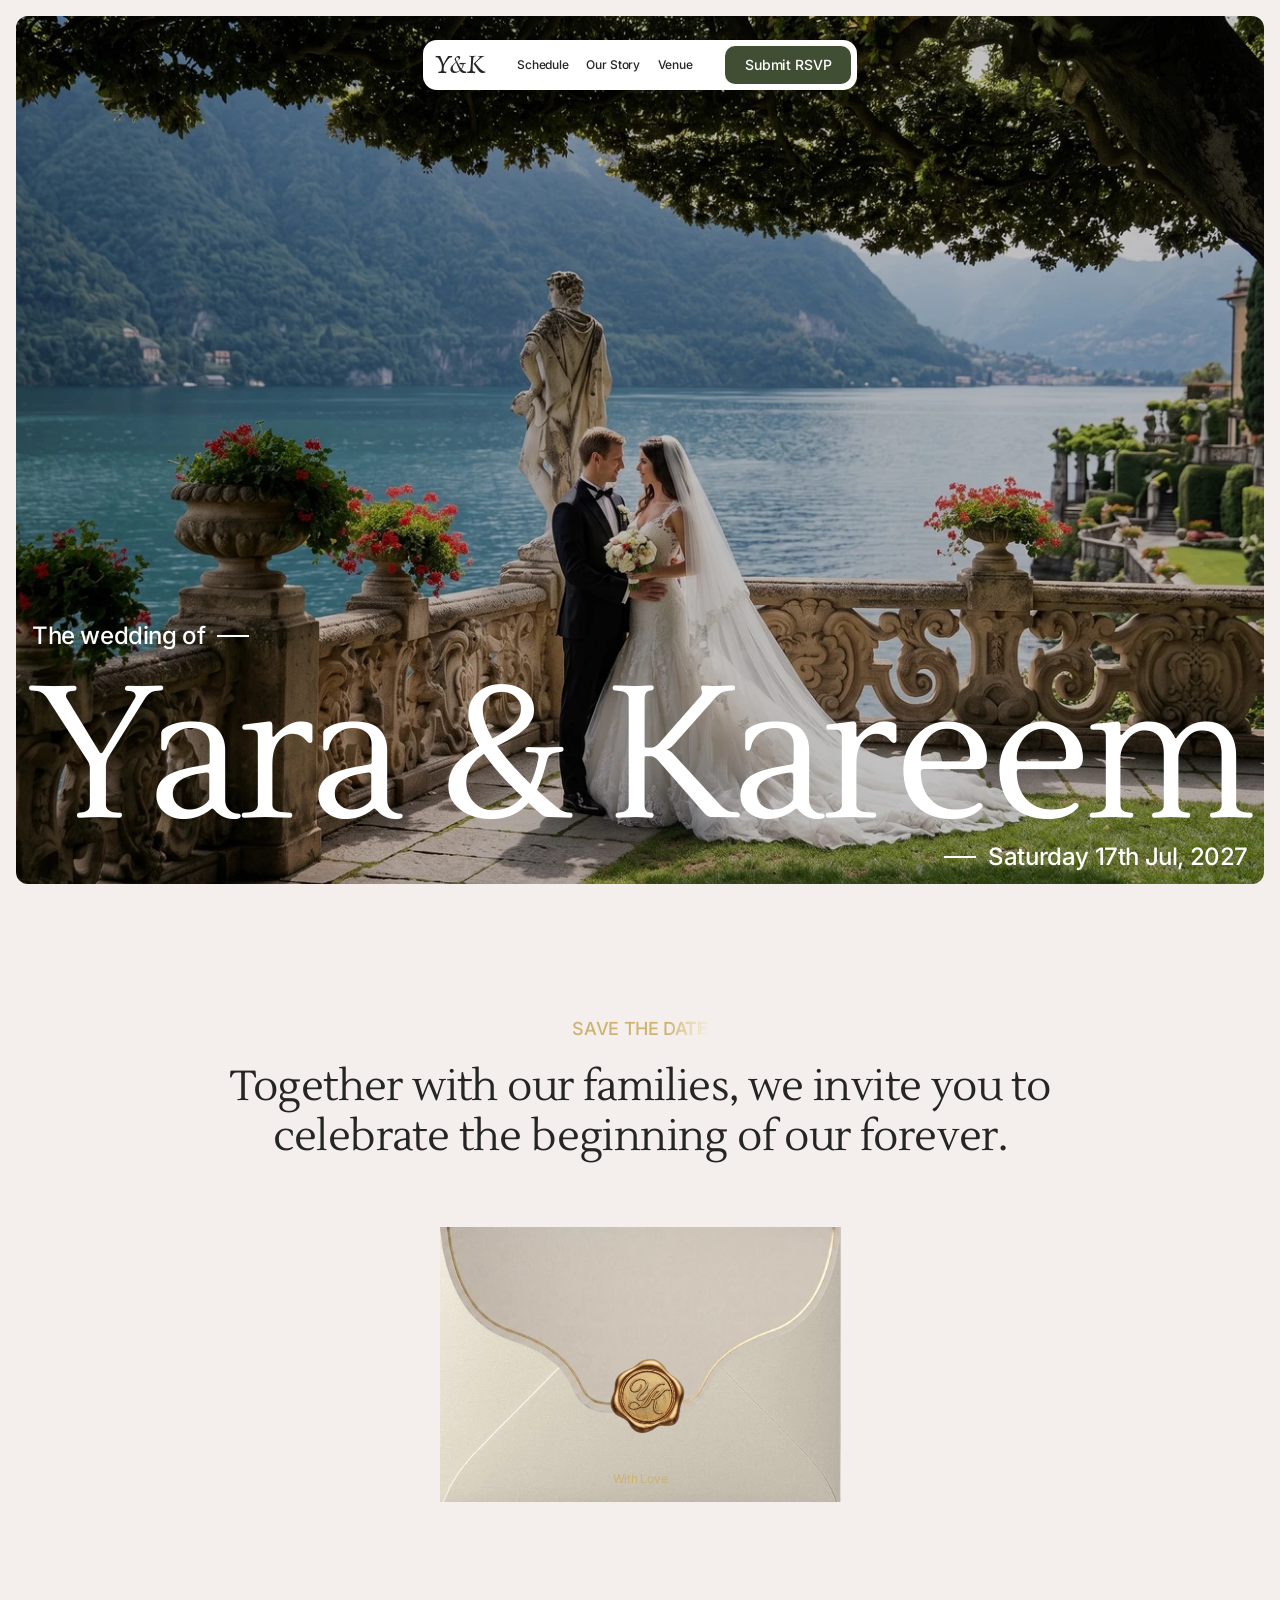
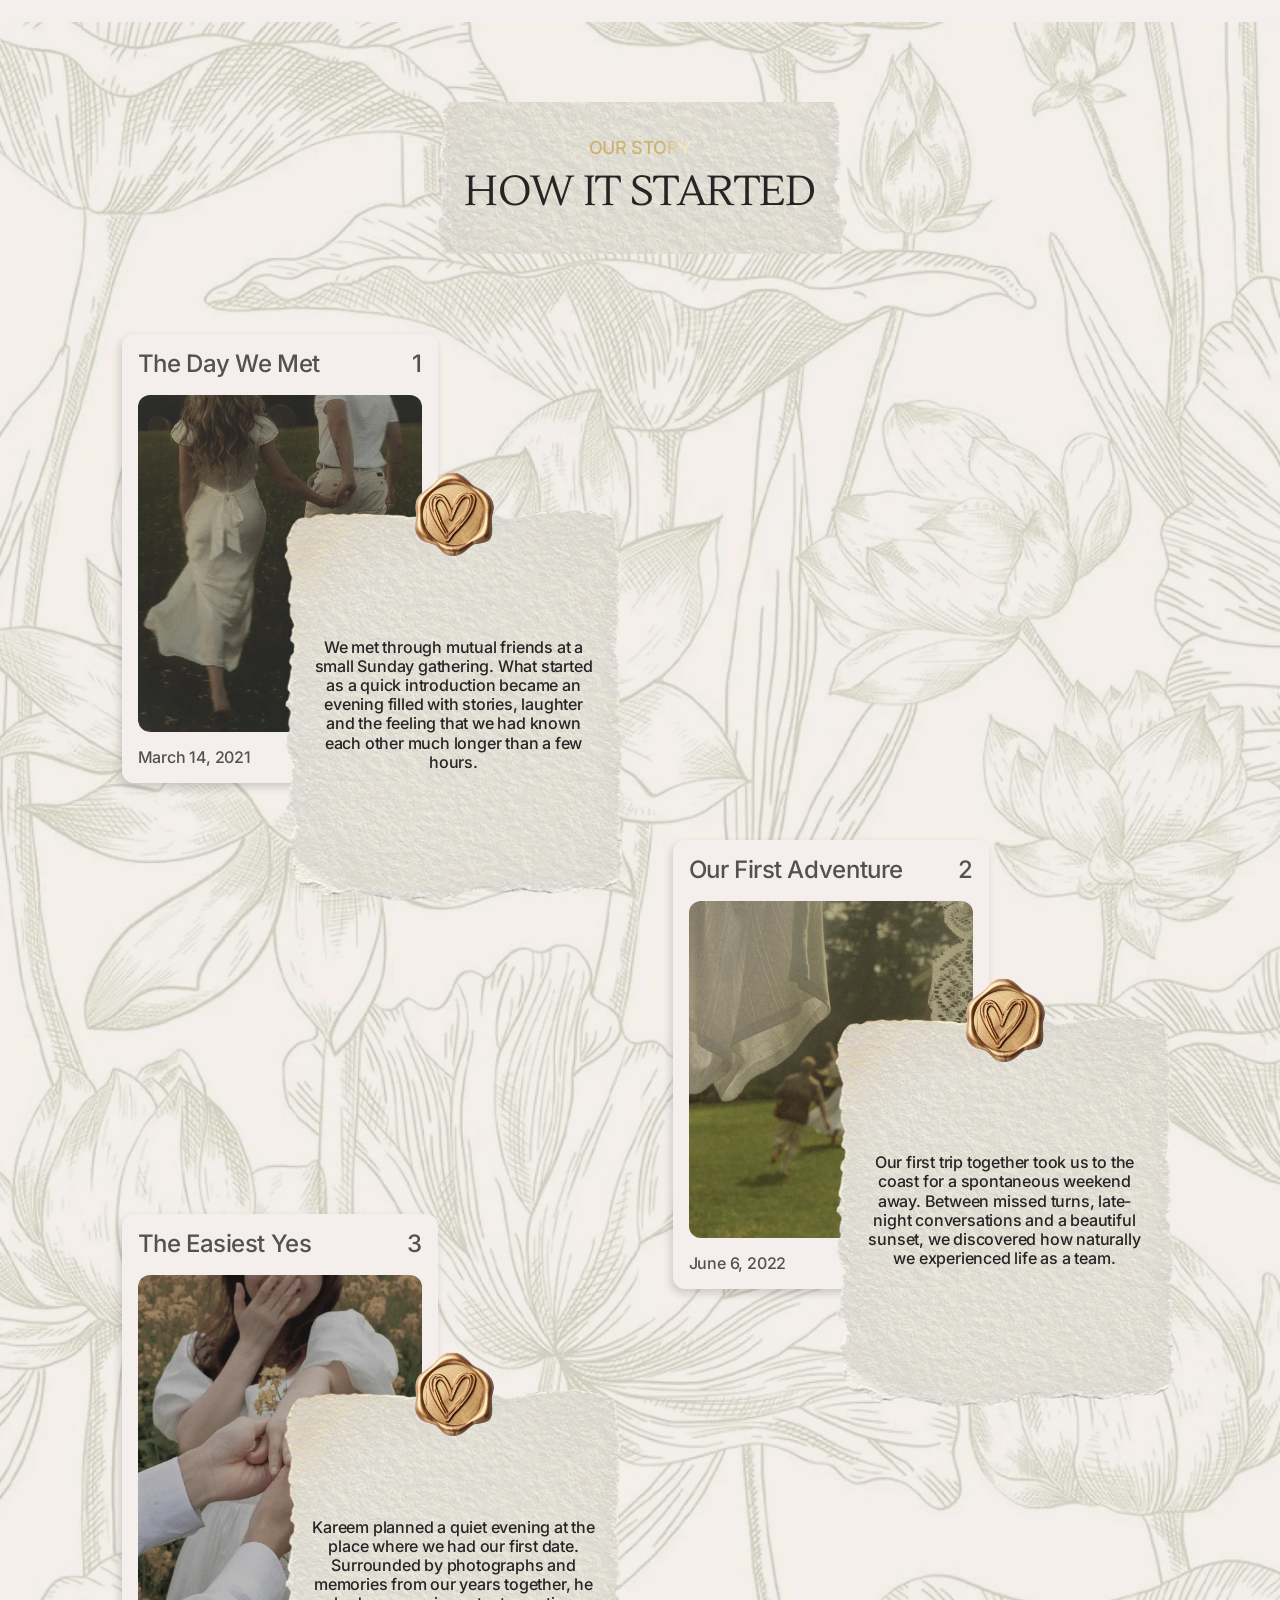
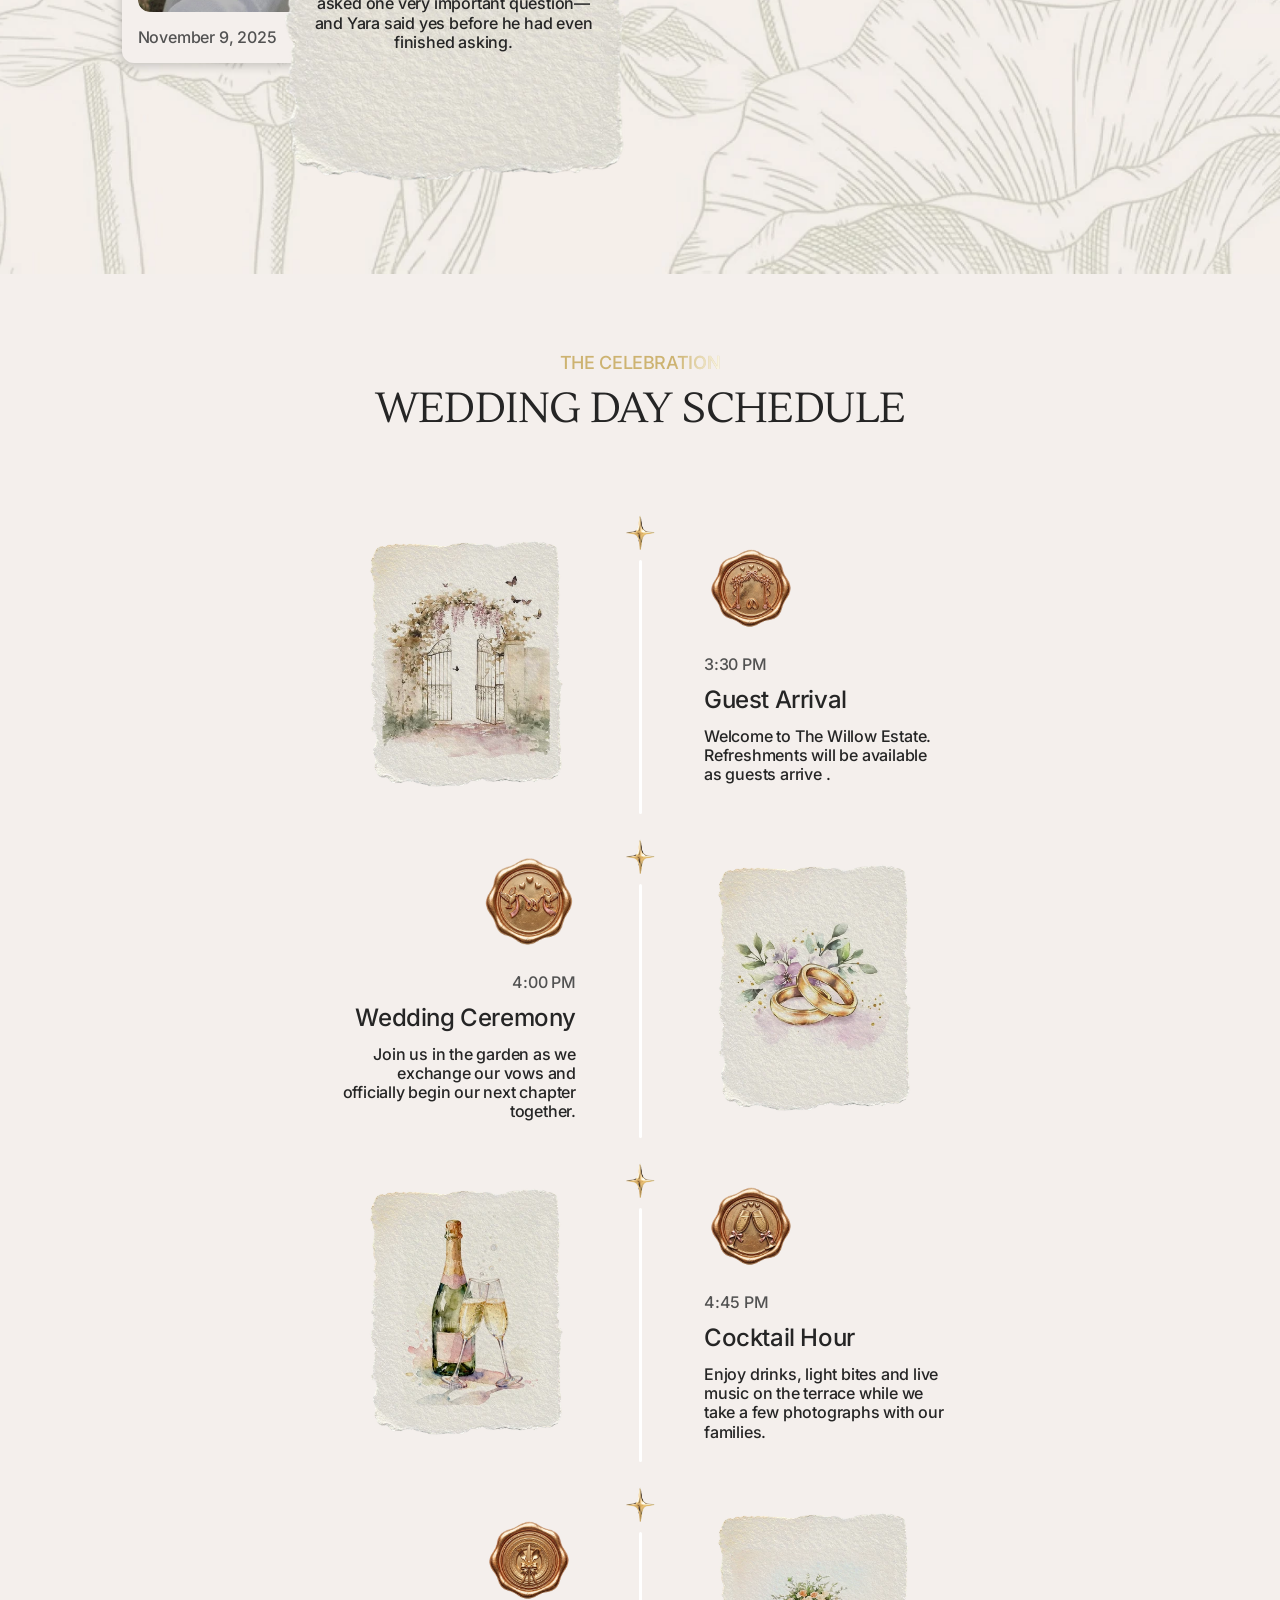
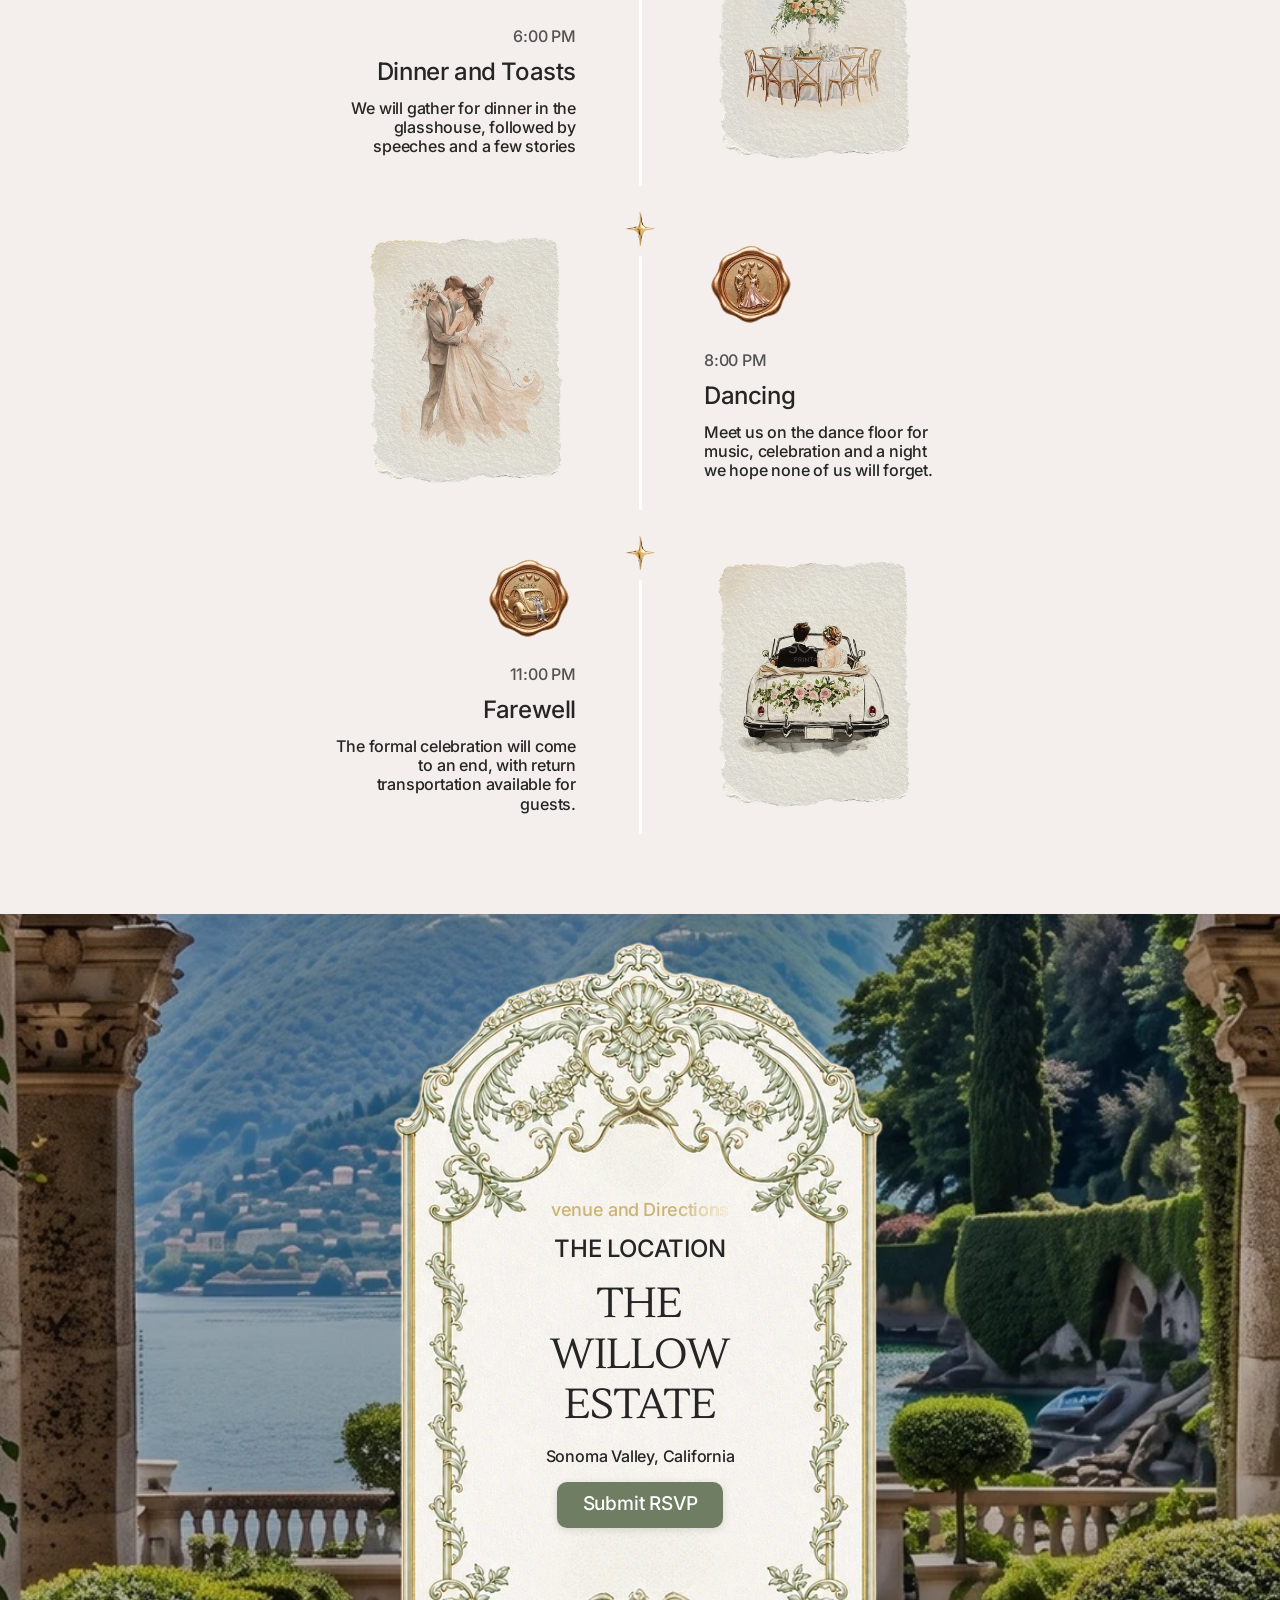
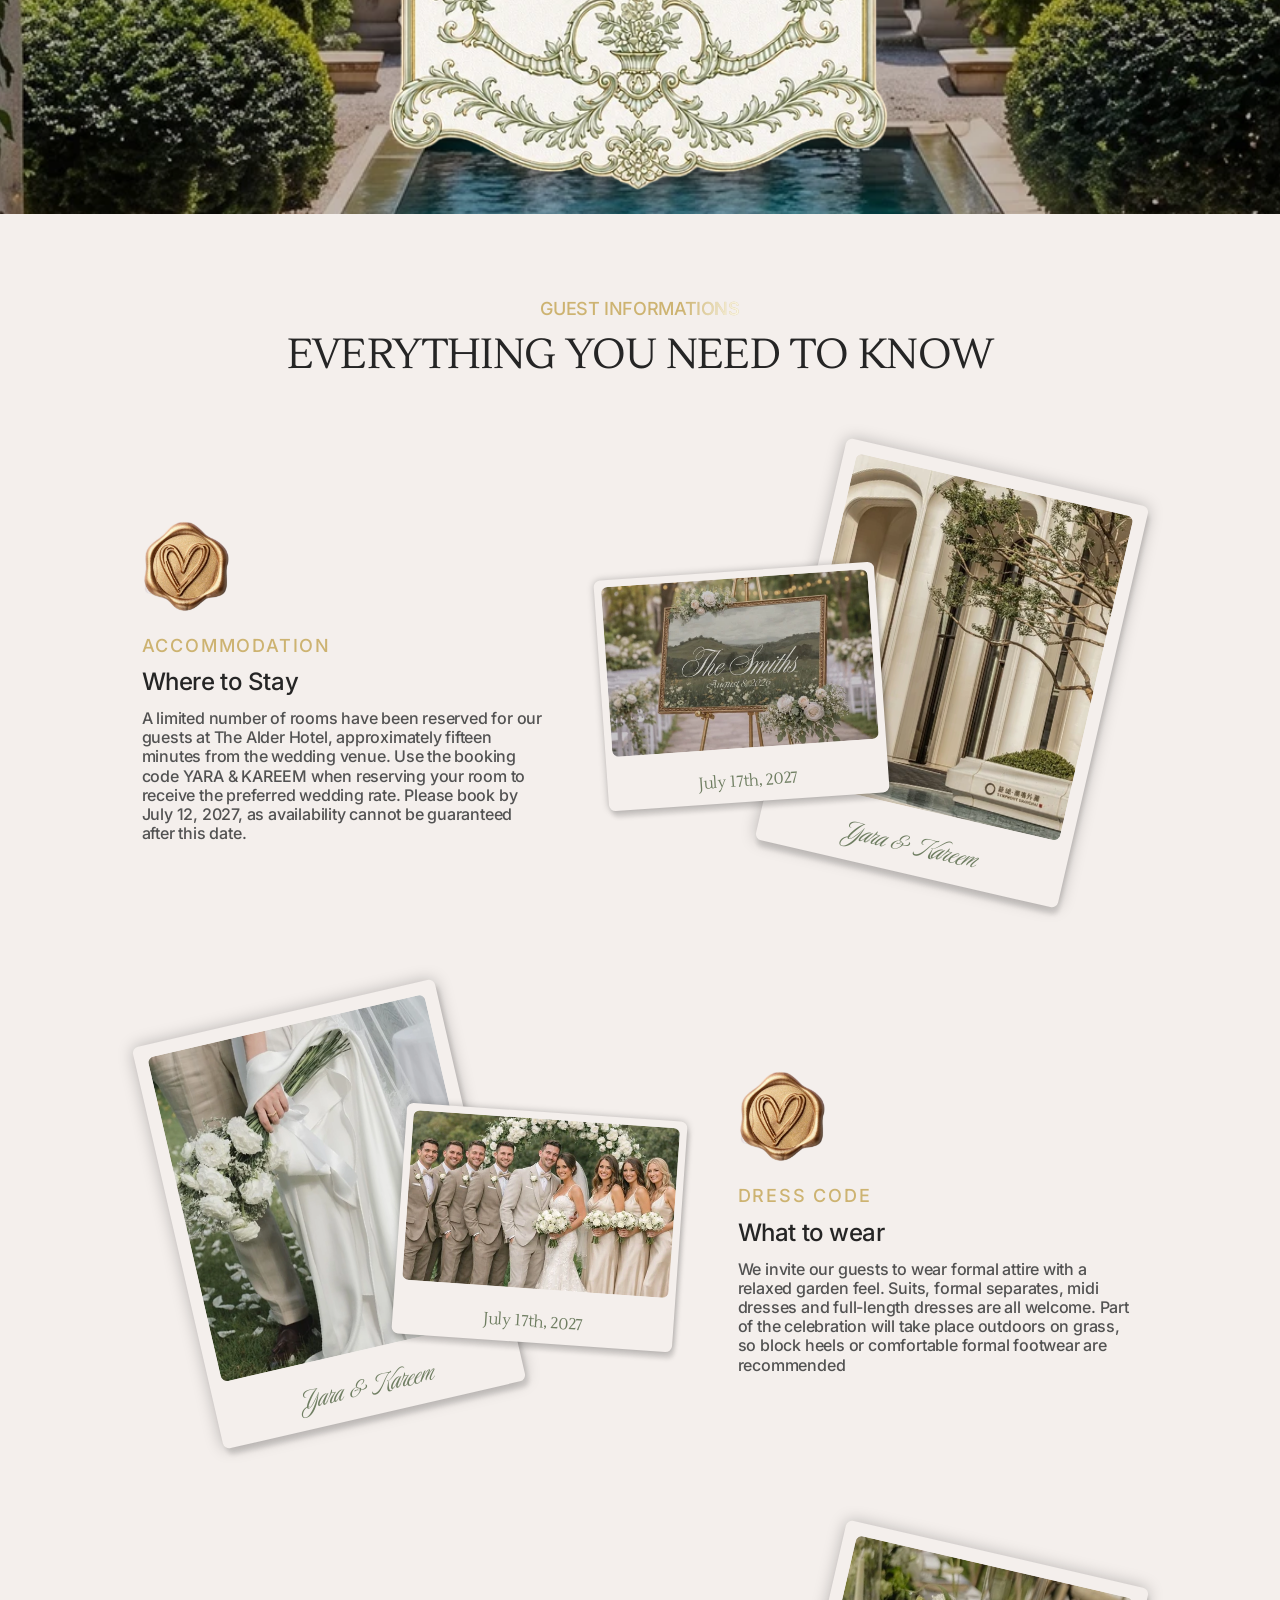
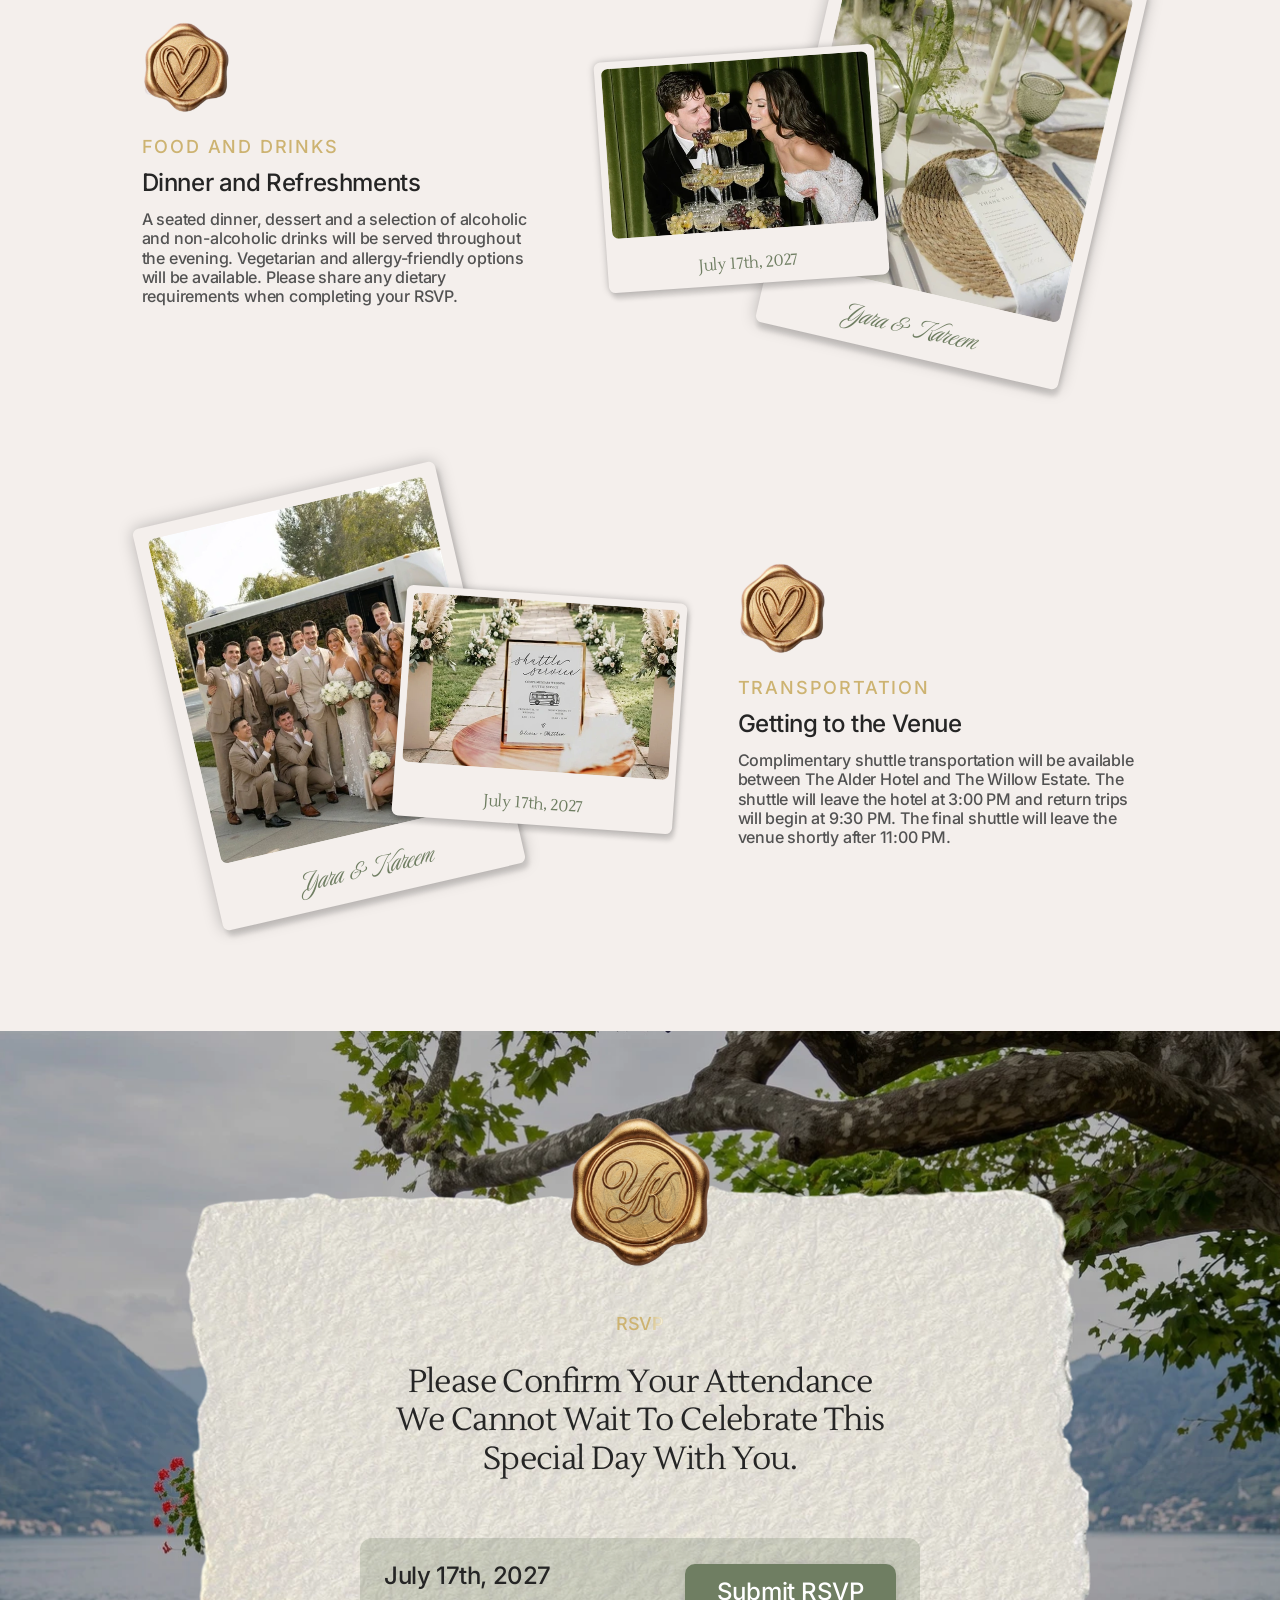
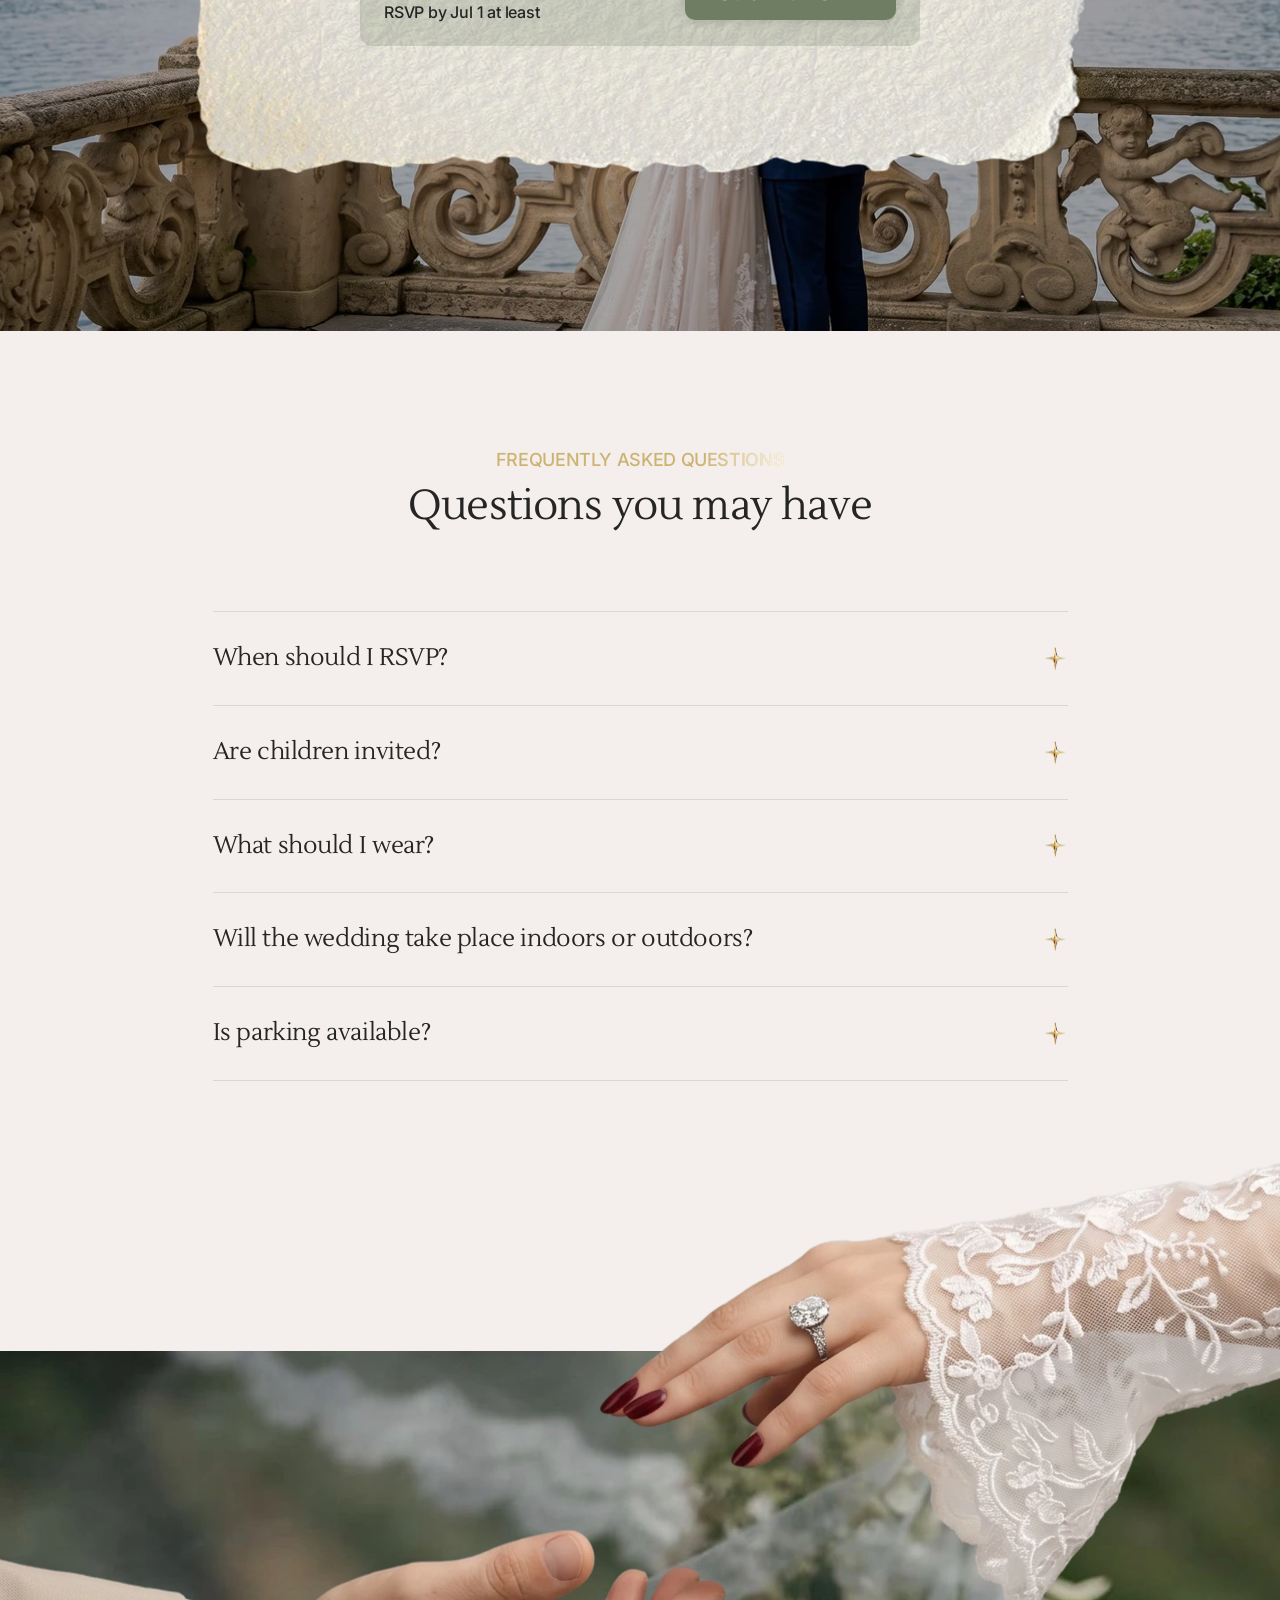
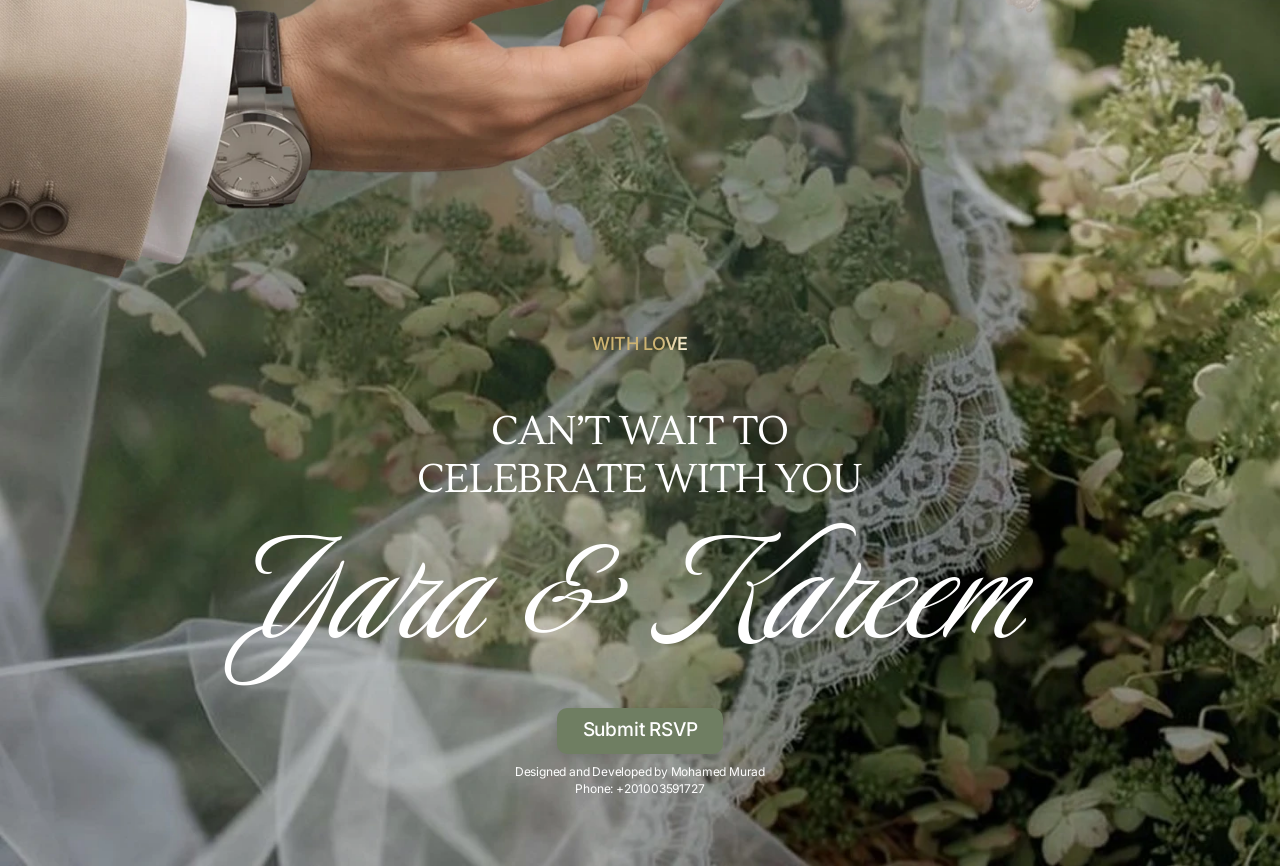
<file: index.html>
<!DOCTYPE html>
<html lang="en">
<head>
<meta charset="utf-8">
<meta name="viewport" content="width=device-width, initial-scale=1">

<title>Yara &amp; Kareem — 17 July 2027</title>
<meta name="description" content="Together with our families, we invite you to celebrate the beginning of our forever. Saturday 17th July 2027, The Willow Estate, Sonoma Valley, California.">

<link rel="icon" href="assets/icons/favicon.png" type="image/png">
<link rel="apple-touch-icon" href="assets/icons/apple-touch-icon.png">

<!-- Social sharing -->
<meta property="og:type" content="website">
<meta property="og:title" content="Yara &amp; Kareem — 17 July 2027">
<meta property="og:description" content="Together with our families, we invite you to celebrate the beginning of our forever.">
<meta property="og:image" content="assets/icons/og-image.png">
<meta name="twitter:card" content="summary_large_image">
<meta name="twitter:title" content="Yara &amp; Kareem — 17 July 2027">
<meta name="twitter:description" content="Together with our families, we invite you to celebrate the beginning of our forever.">
<meta name="twitter:image" content="assets/icons/og-image.png">

<!-- Preload the two fonts used above the fold so the hero never re-flows -->
<link rel="preload" href="assets/fonts/lustria-400-latin.woff2" as="font" type="font/woff2" crossorigin>
<link rel="preload" href="assets/fonts/inter-var-latin.woff2" as="font" type="font/woff2" crossorigin>

<link rel="stylesheet" href="css/base.css">
<link rel="stylesheet" href="css/components.css">
<link rel="stylesheet" href="css/sections/hero.css">
<link rel="stylesheet" href="css/sections/countdown.css">
<link rel="stylesheet" href="css/sections/story.css">
<link rel="stylesheet" href="css/sections/schedule.css">
<link rel="stylesheet" href="css/sections/venue.css">
<link rel="stylesheet" href="css/sections/guest-info.css">
<link rel="stylesheet" href="css/sections/rsvp-cta.css">
<link rel="stylesheet" href="css/sections/faq.css">
<link rel="stylesheet" href="css/sections/closing.css">

<!-- Set the scroll-reveal flag before first paint. If this inline script is
     blocked or JavaScript is off, .is-ready is never added and every section
     simply renders visible — no flash of hidden content either way. -->
<script>document.documentElement.className += ' is-ready';</script>
</head>

<body>

<a class="skip-link" href="#our-story">Skip to content</a>

<!-- ======================================================================
     HERO — full-viewport photo with the floating navigation on top
     ====================================================================== -->
<section class="hero" id="hero-section" aria-labelledby="couple-names">
  <div class="hero__frame">

    <picture class="hero__media">
      <source type="image/webp"
              srcset="assets/images/hero-couple-768w.webp   768w,
                      assets/images/hero-couple-1440w.webp 1440w,
                      assets/images/hero-couple-2048w.webp 2048w"
              sizes="100vw">
      <img src="assets/images/hero-couple-1440w.webp" alt="Yara and Kareem on a lakeside terrace" width="2048" height="1274" fetchpriority="high" decoding="async">
    </picture>

    <!-- ---------------- Navigation ---------------- -->
    <header class="nav" id="site-nav">
      <a class="nav__logo" href="#hero-section">Y&amp;K</a>

      <nav class="nav__links" aria-label="Primary">
        <a class="btn-text" href="#schedule"><span class="btn-text__labels"><span>Schedule</span><span>Schedule</span></span></a>
        <a class="btn-text" href="#our-story"><span class="btn-text__labels"><span>Our Story</span><span>Our Story</span></span></a>
        <a class="btn-text" href="#venue"><span class="btn-text__labels"><span>Venue</span><span>Venue</span></span></a>
      </nav>

      <a class="btn btn--nav" href="#rsvp-section">
        <span class="btn__labels"><span>Submit RSVP</span><span>Submit RSVP</span></span>
      </a>

      <button class="nav__burger" type="button" aria-controls="mobile-menu" aria-expanded="false" aria-label="Open menu">
        <span class="nav__burger-line"></span>
        <span class="nav__burger-line"></span>
        <span class="nav__burger-line"></span>
      </button>
    </header>

    <!-- Panel that drops out of the nav bar on small screens -->
    <div class="nav__panel" id="mobile-menu" hidden>
      <a href="#schedule">Schedule</a>
      <a href="#our-story">Our Story</a>
      <a href="#venue">Venue</a>
      <a class="btn btn--nav" href="rsvp.html"><span class="btn__labels"><span>Submit RSVP</span><span>Submit RSVP</span></span></a>
    </div>

    <!-- ---------------- Hero caption ---------------- -->
    <div class="hero__caption">
      <p class="hero__kicker">
        <span>The wedding of</span>
        <span class="rule" aria-hidden="true"></span>
      </p>

      <h1 class="hero__title" id="couple-names">Yara &amp; Kareem</h1>

      <p class="hero__date">
        <span class="rule" aria-hidden="true"></span>
        <span>Saturday 17th Jul, 2027</span>
      </p>
    </div>

  </div>
</section>


<main>

<!-- ======================================================================
     SAVE THE DATE — invitation line and the wax-sealed envelope countdown
     ====================================================================== -->
<section class="countdown" aria-labelledby="countdown-heading">
  <div class="countdown__intro">
    <p class="eyebrow--shine countdown__eyebrow">SAVE THE DATE</p>
    <h2 class="section-heading" id="countdown-heading">Together with our families, we invite you to celebrate the beginning of our forever.</h2>
  </div>

  <!-- Click the envelope to break the seal: the flap lifts, the card rises out
       and the date is revealed. Layers are stacked back-to-front below.
       Positions live in css/sections/countdown.css; js/envelope.js only
       toggles .is-open. -->
  <div class="envelope" data-envelope>
    <button class="envelope__stage" type="button"
            aria-expanded="false" aria-controls="save-the-date">
      <span class="sr-only envelope__hint">Open the envelope to see the date</span>

      <!-- Inside of the lifted flap, linen-lined. Hidden while closed. -->
      <img class="envelope__flap-open" src="assets/images/envelope-flap-open-512w.webp"
           srcset="assets/images/envelope-flap-open-512w.webp 1x, assets/images/envelope-flap-open-1024w.webp 2x"
           alt="" width="1024" height="605" loading="lazy" decoding="async">

      <!-- The invitation card that slides up out of the envelope -->
      <span class="envelope__card" id="save-the-date">
        <span class="envelope__date">July 17th, 2027</span>
        <span class="envelope__timer" data-countdown aria-live="polite">Countdown finished!</span>
      </span>

      <!-- Envelope body: the two side flaps meeting in a V -->
      <img class="envelope__body" src="assets/images/envelope-body-512w.webp"
           srcset="assets/images/envelope-body-512w.webp 1x, assets/images/envelope-body-1024w.webp 2x"
           alt="A sealed envelope" width="1024" height="796" loading="lazy" decoding="async">

      <!-- Scalloped front flap, gold-edged. Sits over the body while closed. -->
      <img class="envelope__flap" src="assets/images/envelope-flap-512w.webp"
           srcset="assets/images/envelope-flap-512w.webp 1x, assets/images/envelope-flap-1024w.webp 2x"
           alt="" width="1024" height="498" loading="lazy" decoding="async">

      <img class="envelope__seal" src="assets/images/wax-seal.webp"
           alt="" width="336" height="504" loading="lazy" decoding="async">

      <span class="envelope__with-love">With Love</span>
    </button>
  </div>
</section>


<!-- ======================================================================
     OUR STORY — three polaroid memory cards
     ====================================================================== -->
<section class="story" id="our-story" aria-labelledby="story-heading">
  <picture class="story__backdrop" aria-hidden="true">
    <source type="image/webp" srcset="assets/images/our-story-bg-1024w.webp 1024w, assets/images/our-story-bg-2048w.webp 2048w" sizes="100vw">
    <img src="assets/images/our-story-bg-1024w.webp" alt="" width="2048" height="2048" loading="lazy" decoding="async">
  </picture>

  <div class="story__heading">
    <p class="eyebrow--shine story__eyebrow">OUR STORY</p>
    <h2 class="section-heading story__title" id="story-heading">How it started</h2>
    <img class="story__divider" src="assets/images/our-story-divider-512w.webp"
           srcset="assets/images/our-story-divider-512w.webp 1x, assets/images/our-story-divider-1024w.webp 2x" alt="" width="1024" height="326" loading="lazy" decoding="async">
  </div>

  <ol class="story__list">

    <li class="memory" data-reveal>
      <article class="memory__photo">
        <header class="memory__caption">
          <h3 class="memory__title">The Day We Met</h3>
          <span class="memory__index">1</span>
        </header>
        <img class="memory__image" src="assets/images/story-1-512w.webp"
           srcset="assets/images/story-1-512w.webp 1x, assets/images/story-1-852w.webp 2x" alt="Yara and Kareem the day they met" width="852" height="1011" loading="lazy" decoding="async">
        <p class="memory__date">March 14, 2021</p>
      </article>

      <div class="memory__note">
        <img class="memory__paper" src="assets/images/story-paper-512w.webp"
           srcset="assets/images/story-paper-512w.webp 1x, assets/images/story-paper-861w.webp 2x" alt="" width="861" height="1053" loading="lazy" decoding="async">
        <div class="memory__note-body"><p class="memory__note-text">We met through mutual friends at a small Sunday gathering. What started as a quick introduction became an evening filled with stories, laughter and the feeling that we had known each other much longer than a few hours.</p>
        </div>
        <img class="memory__stamp" src="assets/images/wax-stamp.webp" alt="" width="376" height="392" loading="lazy" decoding="async">
      </div>
    </li>

    <li class="memory" data-reveal>
      <article class="memory__photo">
        <header class="memory__caption">
          <h3 class="memory__title">Our First Adventure</h3>
          <span class="memory__index">2</span>
        </header>
        <img class="memory__image" src="assets/images/story-2-512w.webp"
           srcset="assets/images/story-2-512w.webp 1x, assets/images/story-2-1024w.webp 2x" alt="Yara and Kareem on their first trip together" width="1024" height="1215" loading="lazy" decoding="async">
        <p class="memory__date">June 6, 2022</p>
      </article>

      <div class="memory__note">
        <img class="memory__paper" src="assets/images/story-paper-512w.webp"
           srcset="assets/images/story-paper-512w.webp 1x, assets/images/story-paper-861w.webp 2x" alt="" width="861" height="1053" loading="lazy" decoding="async">
        <div class="memory__note-body"><p class="memory__note-text">Our first trip together took us to the coast for a spontaneous weekend away. Between missed turns, late-night conversations and a beautiful sunset, we discovered how naturally we experienced life as a team.</p>
        </div>
        <img class="memory__stamp" src="assets/images/wax-stamp.webp" alt="" width="376" height="392" loading="lazy" decoding="async">
      </div>
    </li>

    <li class="memory" data-reveal>
      <article class="memory__photo">
        <header class="memory__caption">
          <h3 class="memory__title">The Easiest Yes</h3>
          <span class="memory__index">3</span>
        </header>
        <img class="memory__image" src="assets/images/story-3-512w.webp"
           srcset="assets/images/story-3-512w.webp 1x, assets/images/story-3-852w.webp 2x" alt="The proposal" width="852" height="1011" loading="lazy" decoding="async">
        <p class="memory__date">November 9, 2025</p>
      </article>

      <div class="memory__note">
        <img class="memory__paper" src="assets/images/story-paper-512w.webp"
           srcset="assets/images/story-paper-512w.webp 1x, assets/images/story-paper-861w.webp 2x" alt="" width="861" height="1053" loading="lazy" decoding="async">
        <div class="memory__note-body"><p class="memory__note-text">Kareem planned a quiet evening at the place where we had our first date. Surrounded by photographs and memories from our years together, he asked one very important question—and Yara said yes before he had even finished asking.</p>
        </div>
        <img class="memory__stamp" src="assets/images/wax-stamp.webp" alt="" width="376" height="392" loading="lazy" decoding="async">
      </div>
    </li>

  </ol>
</section>


<!-- ======================================================================
     SCHEDULE — the running order of the day
     ====================================================================== -->
<section class="schedule" id="schedule" aria-labelledby="schedule-heading">
  <div class="schedule__heading">
    <p class="eyebrow--shine schedule__eyebrow">THE CELEBRATION</p>
    <h2 class="section-heading" id="schedule-heading">Wedding Day Schedule</h2>
  </div>

  <ol class="schedule__list">

    <li class="slot" id="timeline-1" data-reveal>
      <div class="slot__art"><img src="assets/images/timeline-paint-1-512w.webp"
           srcset="assets/images/timeline-paint-1-512w.webp 1x, assets/images/timeline-paint-1-1024w.webp 2x" alt="" width="1024" height="1249" loading="lazy" decoding="async"></div>
      <div class="slot__rail" aria-hidden="true">
        <img class="slot__star" src="assets/images/timeline-star.webp" alt="" width="232" height="276" loading="lazy" decoding="async">
        <span class="slot__track"><span class="slot__fill"></span></span>
      </div>
      <div class="slot__body">
        <img class="slot__icon" src="assets/images/timeline-icon-1.webp" alt="" width="306" height="282" loading="lazy" decoding="async">
        <div class="slot__text">
          <p class="slot__time">3:30 PM</p>
          <h3 class="slot__title">Guest Arrival</h3>
          <p class="slot__note">Welcome to The Willow Estate. Refreshments will be available as guests arrive .</p>
        </div>
      </div>
    </li>

    <li class="slot" id="timeline-2" data-reveal>
      <div class="slot__art"><img src="assets/images/timeline-paint-2-512w.webp"
           srcset="assets/images/timeline-paint-2-512w.webp 1x, assets/images/timeline-paint-2-1024w.webp 2x" alt="" width="1024" height="1249" loading="lazy" decoding="async"></div>
      <div class="slot__rail" aria-hidden="true">
        <img class="slot__star" src="assets/images/timeline-star.webp" alt="" width="232" height="276" loading="lazy" decoding="async">
        <span class="slot__track"><span class="slot__fill"></span></span>
      </div>
      <div class="slot__body">
        <img class="slot__icon" src="assets/images/timeline-icon-2.webp" alt="" width="276" height="276" loading="lazy" decoding="async">
        <div class="slot__text">
          <p class="slot__time">4:00 PM</p>
          <h3 class="slot__title">Wedding Ceremony</h3>
          <p class="slot__note">Join us in the garden as we exchange our vows and officially begin our next chapter together.</p>
        </div>
      </div>
    </li>

    <li class="slot" id="timeline-3" data-reveal>
      <div class="slot__art"><img src="assets/images/timeline-paint-3-512w.webp"
           srcset="assets/images/timeline-paint-3-512w.webp 1x, assets/images/timeline-paint-3-1024w.webp 2x" alt="" width="1024" height="1249" loading="lazy" decoding="async"></div>
      <div class="slot__rail" aria-hidden="true">
        <img class="slot__star" src="assets/images/timeline-star.webp" alt="" width="232" height="276" loading="lazy" decoding="async">
        <span class="slot__track"><span class="slot__fill"></span></span>
      </div>
      <div class="slot__body">
        <img class="slot__icon" src="assets/images/timeline-icon-3.webp" alt="" width="306" height="282" loading="lazy" decoding="async">
        <div class="slot__text">
          <p class="slot__time">4:45 PM</p>
          <h3 class="slot__title">Cocktail Hour</h3>
          <p class="slot__note">Enjoy drinks, light bites and live music on the terrace while we take a few photographs with our families.</p>
        </div>
      </div>
    </li>

    <li class="slot" id="timeline-4" data-reveal>
      <div class="slot__art"><img src="assets/images/timeline-paint-4-512w.webp"
           srcset="assets/images/timeline-paint-4-512w.webp 1x, assets/images/timeline-paint-4-1024w.webp 2x" alt="" width="1024" height="1249" loading="lazy" decoding="async"></div>
      <div class="slot__rail" aria-hidden="true">
        <img class="slot__star" src="assets/images/timeline-star.webp" alt="" width="232" height="276" loading="lazy" decoding="async">
        <span class="slot__track"><span class="slot__fill"></span></span>
      </div>
      <div class="slot__body">
        <img class="slot__icon" src="assets/images/timeline-icon-4.webp" alt="" width="306" height="282" loading="lazy" decoding="async">
        <div class="slot__text">
          <p class="slot__time">6:00 PM</p>
          <h3 class="slot__title">Dinner and Toasts</h3>
          <p class="slot__note">We will gather for dinner in the glasshouse, followed by speeches and a few stories</p>
        </div>
      </div>
    </li>

    <li class="slot" id="timeline-5" data-reveal>
      <div class="slot__art"><img src="assets/images/timeline-paint-5-512w.webp"
           srcset="assets/images/timeline-paint-5-512w.webp 1x, assets/images/timeline-paint-5-1024w.webp 2x" alt="" width="1024" height="1249" loading="lazy" decoding="async"></div>
      <div class="slot__rail" aria-hidden="true">
        <img class="slot__star" src="assets/images/timeline-star.webp" alt="" width="232" height="276" loading="lazy" decoding="async">
        <span class="slot__track"><span class="slot__fill"></span></span>
      </div>
      <div class="slot__body">
        <img class="slot__icon" src="assets/images/timeline-icon-5.webp" alt="" width="306" height="282" loading="lazy" decoding="async">
        <div class="slot__text">
          <p class="slot__time">8:00 PM</p>
          <h3 class="slot__title">Dancing</h3>
          <p class="slot__note">Meet us on the dance floor for music, celebration and a night we hope none of us will forget.</p>
        </div>
      </div>
    </li>

    <li class="slot" id="timeline-6" data-reveal>
      <div class="slot__art"><img src="assets/images/timeline-paint-6-512w.webp"
           srcset="assets/images/timeline-paint-6-512w.webp 1x, assets/images/timeline-paint-6-1024w.webp 2x" alt="" width="1024" height="1249" loading="lazy" decoding="async"></div>
      <div class="slot__rail" aria-hidden="true">
        <img class="slot__star" src="assets/images/timeline-star.webp" alt="" width="232" height="276" loading="lazy" decoding="async">
        <span class="slot__track"><span class="slot__fill"></span></span>
      </div>
      <div class="slot__body">
        <img class="slot__icon" src="assets/images/timeline-icon-6.webp" alt="" width="306" height="282" loading="lazy" decoding="async">
        <div class="slot__text">
          <p class="slot__time">11:00 PM</p>
          <h3 class="slot__title">Farewell</h3>
          <p class="slot__note">The formal celebration will come to an end, with return transportation available for guests.</p>
        </div>
      </div>
    </li>

  </ol>
</section>


<!-- ======================================================================
     VENUE — location card over a full-bleed photograph
     ====================================================================== -->
<section class="venue" id="venue" aria-labelledby="venue-heading">
  <picture class="venue__backdrop" aria-hidden="true">
    <source type="image/webp" srcset="assets/images/venue-bg-1024w.webp 1024w, assets/images/venue-bg-1737w.webp 1737w" sizes="100vw">
    <img src="assets/images/venue-bg-1024w.webp" alt="" width="1737" height="2400" loading="lazy" decoding="async">
  </picture>

  <!-- Framed card floating over the photograph -->
  <div class="venue__card">
    <img class="venue__card-bg" src="assets/images/venue-card-768w.webp"
           srcset="assets/images/venue-card-768w.webp 1x, assets/images/venue-card-1440w.webp 2x" alt="" width="1440" height="2399" loading="lazy" decoding="async">
    <div class="venue__card-body">
      <p class="eyebrow--shine venue__eyebrow" id="venue-heading">venue and Directions</p>
      <p class="venue__label">THE LOCATION</p>
      <h3 class="venue__name">The Willow Estate</h3>
      <p class="venue__place">Sonoma Valley, California</p>
      <a class="btn btn--solid" href="#rsvp-section">
        <span class="btn__labels"><span>Submit RSVP</span><span>Submit RSVP</span></span>
      </a>
    </div>
  </div>
</section>


<!-- ======================================================================
     GUEST INFORMATION — four detail blocks with paired photo cards
     ====================================================================== -->
<section class="guests" id="guest-info" aria-labelledby="guests-heading">
  <div class="guests__heading">
    <p class="eyebrow--shine guests__eyebrow">GUEST INFORMATIONS</p>
    <h2 class="section-heading" id="guests-heading">Everything you need to know</h2>
  </div>

  <ol class="guests__list">

    <li class="detail" data-reveal>
      <div class="detail__text">
        <img class="detail__icon" src="assets/images/guest-icon.webp" alt="" width="355" height="392" loading="lazy" decoding="async">
        <p class="eyebrow">Accommodation</p>
        <h3 class="detail__title">Where to Stay</h3>
        <p class="detail__note">A limited number of rooms have been reserved for our guests at The Alder Hotel, approximately fifteen minutes from the wedding venue.  Use the booking code YARA &amp; KAREEM when reserving your room to receive the preferred wedding rate. Please book by July 12, 2027, as availability cannot be guaranteed after this date.</p>
      </div>
      <div class="detail__cards">
        <figure class="photo-card photo-card--lg">
          <img src="assets/images/guest-big-1-512w.webp"
           srcset="assets/images/guest-big-1-512w.webp 1x, assets/images/guest-big-1-736w.webp 2x" alt="The Alder Hotel" width="736" height="1041" loading="lazy" decoding="async">
          <figcaption>Yara &amp; Kareem</figcaption>
        </figure>
        <figure class="photo-card photo-card--sm">
          <img src="assets/images/guest-small-1-512w.webp"
           srcset="assets/images/guest-small-1-512w.webp 1x, assets/images/guest-small-1-1024w.webp 2x" alt="" width="1024" height="712" loading="lazy" decoding="async">
          <figcaption>July 17th, 2027</figcaption>
        </figure>
      </div>
    </li>

    <li class="detail detail--flip" data-reveal>
      <div class="detail__text">
        <img class="detail__icon" src="assets/images/guest-icon.webp" alt="" width="355" height="392" loading="lazy" decoding="async">
        <p class="eyebrow">Dress Code</p>
        <h3 class="detail__title">What to wear</h3>
        <p class="detail__note">We invite our guests to wear formal attire with a relaxed garden feel. Suits, formal separates, midi dresses and full-length dresses are all welcome.  Part of the celebration will take place outdoors on grass, so block heels or comfortable formal footwear are recommended</p>
      </div>
      <div class="detail__cards">
        <figure class="photo-card photo-card--lg">
          <img src="assets/images/guest-big-2-512w.webp"
           srcset="assets/images/guest-big-2-512w.webp 1x, assets/images/guest-big-2-1027w.webp 2x" alt="Garden formal attire" width="1027" height="1027" loading="lazy" decoding="async">
          <figcaption>Yara &amp; Kareem</figcaption>
        </figure>
        <figure class="photo-card photo-card--sm">
          <img src="assets/images/guest-small-2-512w.webp"
           srcset="assets/images/guest-small-2-512w.webp 1x, assets/images/guest-small-2-805w.webp 2x" alt="" width="805" height="559" loading="lazy" decoding="async">
          <figcaption>July 17th, 2027</figcaption>
        </figure>
      </div>
    </li>

    <li class="detail" data-reveal>
      <div class="detail__text">
        <img class="detail__icon" src="assets/images/guest-icon.webp" alt="" width="355" height="392" loading="lazy" decoding="async">
        <p class="eyebrow">Food and Drinks</p>
        <h3 class="detail__title">Dinner and Refreshments</h3>
        <p class="detail__note">A seated dinner, dessert and a selection of alcoholic and non-alcoholic drinks will be served throughout the evening.  Vegetarian and allergy-friendly options will be available. Please share any dietary requirements when completing your RSVP.</p>
      </div>
      <div class="detail__cards">
        <figure class="photo-card photo-card--lg">
          <img src="assets/images/guest-big-3-512w.webp"
           srcset="assets/images/guest-big-3-512w.webp 1x, assets/images/guest-big-3-853w.webp 2x" alt="Dinner service" width="853" height="1027" loading="lazy" decoding="async">
          <figcaption>Yara &amp; Kareem</figcaption>
        </figure>
        <figure class="photo-card photo-card--sm">
          <img src="assets/images/guest-small-3-512w.webp"
           srcset="assets/images/guest-small-3-512w.webp 1x, assets/images/guest-small-3-805w.webp 2x" alt="" width="805" height="559" loading="lazy" decoding="async">
          <figcaption>July 17th, 2027</figcaption>
        </figure>
      </div>
    </li>

    <li class="detail detail--flip" data-reveal>
      <div class="detail__text">
        <img class="detail__icon" src="assets/images/guest-icon.webp" alt="" width="355" height="392" loading="lazy" decoding="async">
        <p class="eyebrow">Transportation</p>
        <h3 class="detail__title">Getting to the Venue</h3>
        <p class="detail__note">Complimentary shuttle transportation will be available between The Alder Hotel and The Willow Estate.  The shuttle will leave the hotel at 3:00 PM and return trips will begin at 9:30 PM. The final shuttle will leave the venue shortly after 11:00 PM.</p>
      </div>
      <div class="detail__cards">
        <figure class="photo-card photo-card--lg">
          <img src="assets/images/guest-big-4-512w.webp"
           srcset="assets/images/guest-big-4-512w.webp 1x, assets/images/guest-big-4-853w.webp 2x" alt="Shuttle transport" width="853" height="1027" loading="lazy" decoding="async">
          <figcaption>Yara &amp; Kareem</figcaption>
        </figure>
        <figure class="photo-card photo-card--sm">
          <img src="assets/images/guest-small-4-512w.webp"
           srcset="assets/images/guest-small-4-512w.webp 1x, assets/images/guest-small-4-805w.webp 2x" alt="" width="805" height="559" loading="lazy" decoding="async">
          <figcaption>July 17th, 2027</figcaption>
        </figure>
      </div>
    </li>

  </ol>
</section>


<!-- ======================================================================
     RSVP — invitation to respond
     ====================================================================== -->
<section class="rsvp-cta" id="rsvp-section" aria-labelledby="rsvp-heading">
  <picture class="rsvp-cta__backdrop" aria-hidden="true">
    <source type="image/webp" srcset="assets/images/rsvp-bg-768w.webp 768w, assets/images/rsvp-bg-1440w.webp 1440w, assets/images/rsvp-bg-2048w.webp 2048w" sizes="100vw">
    <img src="assets/images/rsvp-bg-1440w.webp" alt="" width="2048" height="1274" loading="lazy" decoding="async">
  </picture>

  <div class="rsvp-cta__sheet">
    <img class="rsvp-cta__paper" src="assets/images/rsvp-paper-1024w.webp"
           srcset="assets/images/rsvp-paper-1024w.webp 1x, assets/images/rsvp-paper-1840w.webp 2x" alt="" width="1840" height="1242" loading="lazy" decoding="async">

    <!-- Wax seal stamped over the top edge of the sheet -->
    <img class="rsvp-cta__seal" src="assets/images/wax-seal.webp" alt="" width="336" height="504" loading="lazy" decoding="async">

    <div class="rsvp-cta__body">
      <p class="eyebrow--shine rsvp-cta__eyebrow">RSVP</p>

      <div class="rsvp-cta__lines">
        <h2 class="rsvp-cta__title" id="rsvp-heading">Please confirm your attendance</h2>
        <p class="rsvp-cta__title">We cannot wait to celebrate this special day with you.</p>
      </div>

      <div class="rsvp-cta__chip">
        <!-- Painted flourish that fades in behind the chip on hover -->
        <img class="rsvp-cta__chip-img" src="assets/images/rsvp-hover-768w.webp"
           srcset="assets/images/rsvp-hover-768w.webp 1x, assets/images/rsvp-hover-1440w.webp 2x" alt="" width="1440" height="775" loading="lazy" decoding="async">
        <div class="rsvp-cta__chip-text">
          <p class="rsvp-cta__date">July 17th, 2027</p>
          <p class="rsvp-cta__deadline">RSVP by Jul 1 at least</p>
        </div>
        <a class="btn btn--solid btn--lg" href="rsvp.html">
          <span class="btn__labels"><span>Submit RSVP</span><span>Submit RSVP</span></span>
        </a>
      </div>
    </div>
  </div>
</section>


<!-- ======================================================================
     FAQ — accordion
     ====================================================================== -->
<section class="faq" id="faq" aria-labelledby="faq-heading">
  <div class="faq__heading">
    <p class="eyebrow--shine faq__eyebrow">FREQUENTLY ASKED QUESTIONS</p>
    <h2 class="section-heading" id="faq-heading">Questions you may have</h2>
  </div>

  <div class="faq__list">

    <div class="qa">
      <h3>
        <button class="qa__trigger" type="button" aria-expanded="false" aria-controls="qa-1">
          <span class="qa__q">When should I RSVP?</span>
          <img class="qa__icon" src="assets/images/faq-icon.webp" alt="" width="112" height="132" loading="lazy" decoding="async">
        </button>
      </h3>
      <div class="qa__panel" id="qa-1" hidden>
        <p>Please submit your response by July 1, 2027. This gives us enough time to confirm the final arrangements with our venue and catering team.</p>
      </div>
    </div>

    <div class="qa">
      <h3>
        <button class="qa__trigger" type="button" aria-expanded="false" aria-controls="qa-2">
          <span class="qa__q">Are children invited?</span>
          <img class="qa__icon" src="assets/images/faq-icon.webp" alt="" width="112" height="132" loading="lazy" decoding="async">
        </button>
      </h3>
      <div class="qa__panel" id="qa-2" hidden>
        <p>We love your little ones, but our wedding will be an adults-only celebration. We hope this gives parents an opportunity to relax and enjoy the evening with us.</p>
      </div>
    </div>

    <div class="qa">
      <h3>
        <button class="qa__trigger" type="button" aria-expanded="false" aria-controls="qa-3">
          <span class="qa__q">What should I wear?</span>
          <img class="qa__icon" src="assets/images/faq-icon.webp" alt="" width="112" height="132" loading="lazy" decoding="async">
        </button>
      </h3>
      <div class="qa__panel" id="qa-3" hidden>
        <p>The dress code is garden formal. Suits, formal separates, midi dresses and full-length dresses are welcome. Since part of the celebration will take place outdoors, comfortable formal footwear is recommended.</p>
      </div>
    </div>

    <div class="qa">
      <h3>
        <button class="qa__trigger" type="button" aria-expanded="false" aria-controls="qa-4">
          <span class="qa__q">Will the wedding take place indoors or outdoors?</span>
          <img class="qa__icon" src="assets/images/faq-icon.webp" alt="" width="112" height="132" loading="lazy" decoding="async">
        </button>
      </h3>
      <div class="qa__panel" id="qa-4" hidden>
        <p>The ceremony and cocktail hour are planned for the garden and terrace. Dinner and dancing will take place indoors. In case of rain, the ceremony will be moved to the estate’s covered glasshouse.</p>
      </div>
    </div>

    <div class="qa">
      <h3>
        <button class="qa__trigger" type="button" aria-expanded="false" aria-controls="qa-5">
          <span class="qa__q">Is parking available?</span>
          <img class="qa__icon" src="assets/images/faq-icon.webp" alt="" width="112" height="132" loading="lazy" decoding="async">
        </button>
      </h3>
      <div class="qa__panel" id="qa-5" hidden>
        <p>Yes. Complimentary parking will be available at The Willow Estate. Guests staying at The Alder Hotel can also use the complimentary wedding shuttle.</p>
      </div>
    </div>

  </div>
</section>

</main>


<!-- ======================================================================
     CLOSING — signature and credits
     ====================================================================== -->
<footer class="closing" aria-labelledby="closing-heading">
  <picture class="closing__backdrop" aria-hidden="true">
    <source type="image/webp" srcset="assets/images/closing-bg-768w.webp 768w, assets/images/closing-bg-1440w.webp 1440w" sizes="100vw">
    <img src="assets/images/closing-bg-1440w.webp" alt="" width="1440" height="1253" loading="lazy" decoding="async">
  </picture>

  <img class="closing__hand closing__hand--left" src="assets/images/hand-left-1024w.webp"
           srcset="assets/images/hand-left-1024w.webp 1x, assets/images/hand-left-2048w.webp 2x" alt="" width="2048" height="1048" loading="lazy" decoding="async">
  <img class="closing__hand closing__hand--right" src="assets/images/hand-right-1024w.webp"
           srcset="assets/images/hand-right-1024w.webp 1x, assets/images/hand-right-2048w.webp 2x" alt="" width="2048" height="1253" loading="lazy" decoding="async">

  <div class="closing__body">
    <p class="eyebrow--shine closing__eyebrow">WITH LOVE</p>
    <h2 class="closing__title" id="closing-heading">can’t wait to celebrate with you</h2>
    <!-- The inner span is what gets clipped as the signature writes itself on.
         The clip has to sit on a child: clipping an element also zeroes its own
         IntersectionObserver ratio, so the box we watch must stay unclipped. -->
    <p class="closing__signature"><span class="closing__signature-ink">Yara &amp; Kareem</span></p>

    <a class="btn btn--solid" href="rsvp.html">
      <span class="btn__labels"><span>Submit RSVP</span><span>Submit RSVP</span></span>
    </a>

    <p class="closing__credit">
      Designed and Developed by Mohamed Murad<br>
      Phone: +201003591727
    </p>
  </div>
</footer>


<script src="js/nav.js" defer></script>
<script src="js/countdown.js" defer></script>
<script src="js/envelope.js" defer></script>
<script src="js/schedule.js" defer></script>
<script src="js/accordion.js" defer></script>
<script src="js/closing.js" defer></script>
<script src="js/reveal.js" defer></script>
</body>
</html>
</file>
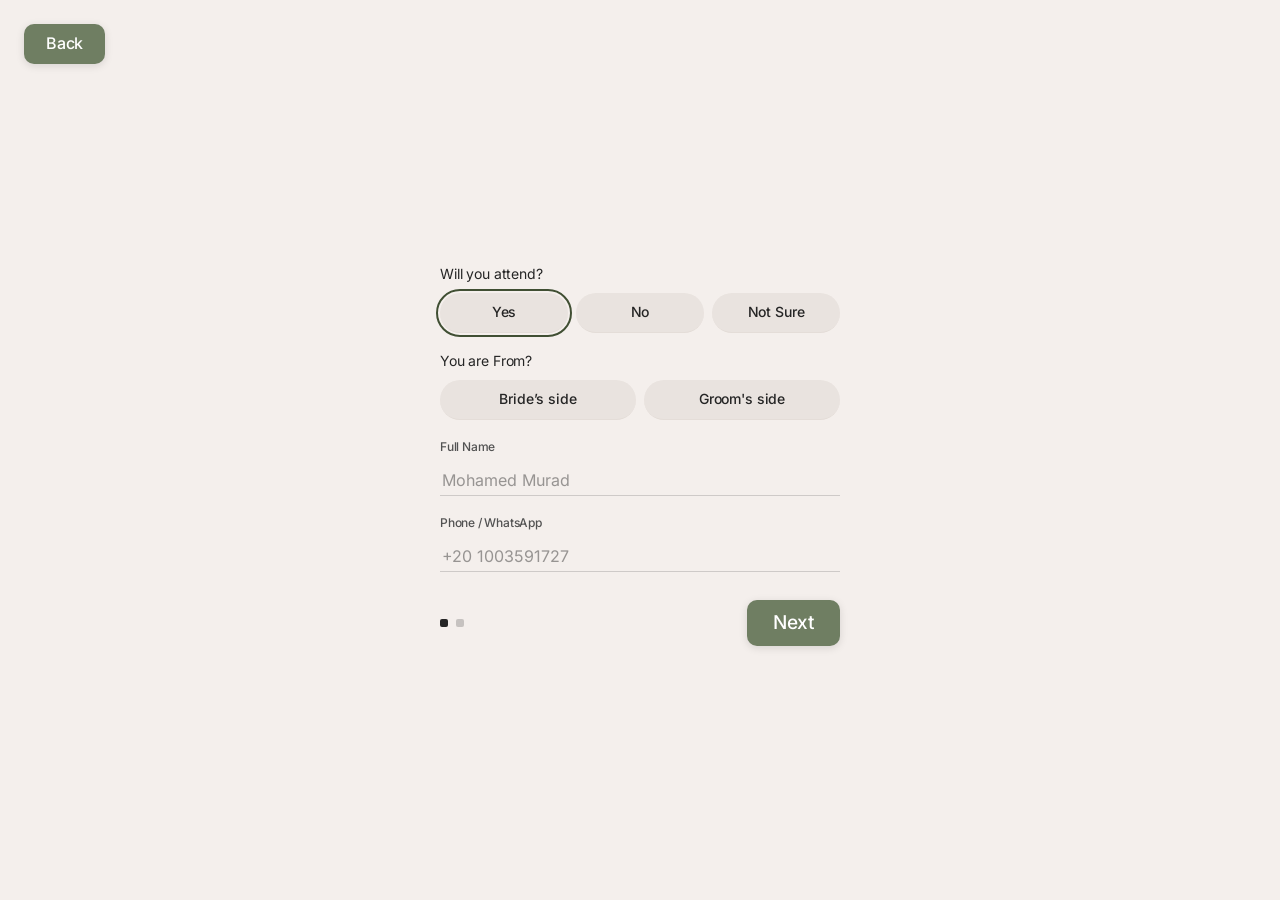
<file: rsvp.html>
<!DOCTYPE html>
<html lang="en">
<head>
<meta charset="utf-8">
<meta name="viewport" content="width=device-width, initial-scale=1">

<title>RSVP — Yara &amp; Kareem</title>
<meta name="description" content="Let Yara and Kareem know whether you can join them on 17 July 2027 at The Willow Estate.">
<meta name="robots" content="noindex">

<link rel="icon" href="assets/icons/favicon.png" type="image/png">
<link rel="apple-touch-icon" href="assets/icons/apple-touch-icon.png">

<link rel="preload" href="assets/fonts/inter-var-latin.woff2" as="font" type="font/woff2" crossorigin>

<link rel="stylesheet" href="css/base.css">
<link rel="stylesheet" href="css/components.css">
<link rel="stylesheet" href="css/rsvp-page.css">
</head>

<body class="rsvp-page">

<a class="btn btn--solid rsvp-page__back" href="index.html">
  <span class="btn__labels"><span>Back</span><span>Back</span></span>
</a>

<main class="rsvp-page__main">

  <form class="rsvp-form" id="rsvp-form" novalidate>

    <!-- ================= STEP 1 ================= -->
    <fieldset class="rsvp-form__step is-active" data-step="1">
      <legend class="sr-only">About you</legend>

      <div class="field">
        <p class="field__question" id="q-attending">Will you attend?</p>
        <div class="pillset" role="radiogroup" aria-labelledby="q-attending">
          <label class="pill"><input type="radio" name="Attending" value="Yes" required><span>Yes</span></label>
          <label class="pill"><input type="radio" name="Attending" value="No"><span>No</span></label>
          <label class="pill"><input type="radio" name="Attending" value="Not Sure"><span>Not Sure</span></label>
        </div>
      </div>

      <div class="field">
        <p class="field__question" id="q-side">You are From?</p>
        <div class="pillset" role="radiogroup" aria-labelledby="q-side">
          <label class="pill"><input type="radio" name="Which Side" value="Bride’s side" required><span>Bride’s side</span></label>
          <label class="pill"><input type="radio" name="Which Side" value="Groom's side"><span>Groom's side</span></label>
        </div>
      </div>

      <label class="field">
        <span class="field__label">Full Name</span>
        <input class="field__input" type="text" name="Name" placeholder="Mohamed Murad" autocomplete="name" required>
      </label>

      <label class="field">
        <span class="field__label">Phone / WhatsApp</span>
        <input class="field__input" type="tel" name="Phone" placeholder="+20 1003591727" autocomplete="tel" required>
      </label>
    </fieldset>

    <!-- ================= STEP 2 ================= -->
    <fieldset class="rsvp-form__step" data-step="2" hidden>
      <legend class="sr-only">Your plans</legend>

      <!-- Checkboxes, not radios: a guest can be coming to more than one of
           these. They all keep name="Event", so several answers arrive under
           one key and js/rsvp-form.js joins them into a single cell. -->
      <div class="field">
        <p class="field__question" id="q-events">Which events will you attend?
          <span class="field__hint">Pick as many as you like</span>
        </p>
        <div class="pillset" role="group" aria-labelledby="q-events">
          <label class="pill"><input type="checkbox" name="Event" value="Wedding Ceremony"><span>Wedding Ceremony</span></label>
          <label class="pill"><input type="checkbox" name="Event" value="Wedding Reception"><span>Wedding Reception</span></label>
          <label class="pill"><input type="checkbox" name="Event" value="Rehearsal Dinner"><span>Rehearsal Dinner</span></label>
          <label class="pill"><input type="checkbox" name="Event" value="After Party"><span>After Party</span></label>
        </div>
      </div>

      <div class="field">
        <p class="field__question" id="q-guests">Number of guests attending:</p>
        <div class="pillset" role="radiogroup" aria-labelledby="q-guests">
          <label class="pill"><input type="radio" name="No. of Guests" value="1"><span>1</span></label>
          <label class="pill"><input type="radio" name="No. of Guests" value="2"><span>2</span></label>
          <label class="pill"><input type="radio" name="No. of Guests" value="3"><span>3</span></label>
          <label class="pill"><input type="radio" name="No. of Guests" value="3+"><span>3+</span></label>
        </div>
      </div>

      <label class="field">
        <span class="field__label">Message for the couple:</span>
        <textarea class="field__textarea" name="Message for Couple" rows="3" placeholder="Write Message Here"></textarea>
      </label>

      <p class="rsvp-form__closer">All Set to Lock It In?</p>
    </fieldset>

    <!-- Spam trap. Real people never see or fill this; bots usually do.
         Keep it — the original relied on the same technique. -->
    <div class="rsvp-form__trap" aria-hidden="true">
      <label>Website<input type="text" name="website" tabindex="-1" autocomplete="off"></label>
    </div>

    <!-- ================= FOOTER ================= -->
    <div class="rsvp-form__footer">
      <button class="rsvp-form__prev" type="button" hidden>Previous</button>

      <ol class="rsvp-form__dots" aria-hidden="true">
        <li class="is-current"></li>
        <li></li>
      </ol>

      <button class="btn btn--solid rsvp-form__next" type="button">
        <span class="btn__labels"><span>Next</span><span>Next</span></span>
      </button>

      <button class="btn btn--solid rsvp-form__submit" type="submit" hidden>
        <span class="btn__labels"><span>Rsvp</span><span>Rsvp</span></span>
      </button>
    </div>

    <p class="rsvp-form__status" role="status" aria-live="polite"></p>

  </form>

</main>

<script src="js/rsvp-form.js" defer></script>
</body>
</html>
</file>
<file: css/base.css>
/* ==========================================================================
   base.css — fonts, design tokens, reset, typography
   --------------------------------------------------------------------------
   Every colour, font and size in this file was measured off the original
   Framer site, so changing a value here changes it consistently everywhere.
   ========================================================================== */

/* --------------------------------------------------------------------------
   1. Fonts (self-hosted — no external requests)
   -------------------------------------------------------------------------- */

/* Lustria — the main display serif: hero name, section headings */
@font-face {
  font-family: 'Lustria';
  src: url('../assets/fonts/lustria-400-latin.woff2') format('woff2');
  font-weight: 400;
  font-style: normal;
  font-display: swap;
  unicode-range: U+0000-00FF, U+0131, U+0152-0153, U+02BB-02BC, U+02C6, U+02DA,
                 U+02DC, U+0304, U+0308, U+0329, U+2000-206F, U+20AC, U+2122,
                 U+2191, U+2193, U+2212, U+2215, U+FEFF, U+FFFD;
}

/* Luxurious Roman — the "Y&K" logo and the countdown numerals */
@font-face {
  font-family: 'Luxurious Roman';
  src: url('../assets/fonts/luxurious-roman-400-latin.woff2') format('woff2');
  font-weight: 400;
  font-style: normal;
  font-display: swap;
  unicode-range: U+0000-00FF, U+0131, U+0152-0153, U+02BB-02BC, U+02C6, U+02DA,
                 U+02DC, U+0304, U+0308, U+0329, U+2000-206F, U+20AC, U+2122,
                 U+2191, U+2193, U+2212, U+2215, U+FEFF, U+FFFD;
}
@font-face {
  font-family: 'Luxurious Roman';
  src: url('../assets/fonts/luxurious-roman-400-latin-ext.woff2') format('woff2');
  font-weight: 400;
  font-style: normal;
  font-display: swap;
  unicode-range: U+0100-02BA, U+02BD-02C5, U+02C7-02CC, U+02CE-02D7, U+02DD-02FF,
                 U+0304, U+0308, U+0329, U+1D00-1DBF, U+1E00-1E9F, U+1EF2-1EFF,
                 U+2020, U+20A0-20AB, U+20AD-20C0, U+2113, U+2C60-2C7F, U+A720-A7FF;
}

/* Luxurious Script — the handwritten couple signature */
@font-face {
  font-family: 'Luxurious Script';
  src: url('../assets/fonts/luxurious-script-400-latin.woff2') format('woff2');
  font-weight: 400;
  font-style: normal;
  font-display: swap;
  unicode-range: U+0000-00FF, U+0131, U+0152-0153, U+02BB-02BC, U+02C6, U+02DA,
                 U+02DC, U+0304, U+0308, U+0329, U+2000-206F, U+20AC, U+2122,
                 U+2191, U+2193, U+2212, U+2215, U+FEFF, U+FFFD;
}
@font-face {
  font-family: 'Luxurious Script';
  src: url('../assets/fonts/luxurious-script-400-latin-ext.woff2') format('woff2');
  font-weight: 400;
  font-style: normal;
  font-display: swap;
  unicode-range: U+0100-02BA, U+02BD-02C5, U+02C7-02CC, U+02CE-02D7, U+02DD-02FF,
                 U+0304, U+0308, U+0329, U+1D00-1DBF, U+1E00-1E9F, U+1EF2-1EFF,
                 U+2020, U+20A0-20AB, U+20AD-20C0, U+2113, U+2C60-2C7F, U+A720-A7FF;
}

/* Instrument Serif — the date printed on the envelope */
@font-face {
  font-family: 'Instrument Serif';
  src: url('../assets/fonts/instrument-serif-400-latin.woff2') format('woff2');
  font-weight: 400;
  font-style: normal;
  font-display: swap;
  unicode-range: U+0000-00FF, U+0131, U+0152-0153, U+02BB-02BC, U+02C6, U+02DA,
                 U+02DC, U+0304, U+0308, U+0329, U+2000-206F, U+20AC, U+2122,
                 U+2191, U+2193, U+2212, U+2215, U+FEFF, U+FFFD;
}
@font-face {
  font-family: 'Instrument Serif';
  src: url('../assets/fonts/instrument-serif-400-latin-ext.woff2') format('woff2');
  font-weight: 400;
  font-style: normal;
  font-display: swap;
  unicode-range: U+0100-02BA, U+02BD-02C5, U+02C7-02CC, U+02CE-02D7, U+02DD-02FF,
                 U+0304, U+0308, U+0329, U+1D00-1DBF, U+1E00-1E9F, U+1EF2-1EFF,
                 U+2020, U+20A0-20AB, U+20AD-20C0, U+2113, U+2C60-2C7F, U+A720-A7FF;
}

/* Inter — all UI and body copy. One variable file covers weights 400 and 500. */
@font-face {
  font-family: 'Inter';
  src: url('../assets/fonts/inter-var-latin.woff2') format('woff2');
  font-weight: 100 900;
  font-style: normal;
  font-display: swap;
  unicode-range: U+0000-00FF, U+0131, U+0152-0153, U+02BB-02BC, U+02C6, U+02DA,
                 U+02DC, U+0304, U+0308, U+0329, U+2000-206F, U+20AC, U+2122,
                 U+2191, U+2193, U+2212, U+2215, U+FEFF, U+FFFD;
}
@font-face {
  font-family: 'Inter';
  src: url('../assets/fonts/inter-var-latin-ext.woff2') format('woff2');
  font-weight: 100 900;
  font-style: normal;
  font-display: swap;
  unicode-range: U+0100-02BA, U+02BD-02C5, U+02C7-02CC, U+02CE-02D7, U+02DD-02FF,
                 U+0304, U+0308, U+0329, U+1D00-1DBF, U+1E00-1E9F, U+1EF2-1EFF,
                 U+2020, U+20A0-20AB, U+20AD-20C0, U+2113, U+2C60-2C7F, U+A720-A7FF;
}

/* --------------------------------------------------------------------------
   2. Design tokens
   -------------------------------------------------------------------------- */

:root {
  /* Colours ------------------------------------------------------------- */
  --c-bg:          #f4efec; /* page background (warm off-white)           */
  --c-ink:         #252525; /* primary text                               */
  --c-ink-soft:    #525252; /* secondary text, times, dates               */
  --c-white:       #ffffff;
  --c-gold:        #cdb371; /* eyebrow labels above guest-info headings    */
  --c-sage:        #6f7e62; /* primary button fill, signature text        */
  --c-sage-dark:   #404f33; /* nav button fill                            */
  --c-sage-mid:    #6f947f; /* schedule progress-bar fill                 */
  --c-sage-faint:  rgba(111, 126, 98, 0.24); /* button hover wash         */

  /* Type families ------------------------------------------------------- */
  --font-display: 'Lustria', Georgia, 'Times New Roman', serif;
  --font-logo:    'Luxurious Roman', Georgia, 'Times New Roman', serif;
  --font-script:  'Luxurious Script', 'Segoe Script', cursive;
  --font-date:    'Instrument Serif', Georgia, 'Times New Roman', serif;
  --font-sans:    'Inter', system-ui, -apple-system, 'Segoe UI', Roboto, sans-serif;

  /* Type scale (measured from the original) ------------------------------ */
  --fs-nav:          12px;   /* nav links                                 */
  --fs-btn-sm:       14px;   /* nav CTA label                             */
  --fs-eyebrow:      18px;   /* "SAVE THE DATE", "ACCOMMODATION"          */
  --fs-body:         16px;   /* paragraph copy                            */
  --fs-lead:         24px;   /* card titles, "The wedding off"            */
  --fs-heading:      42px;   /* section headings                          */
  --fs-heading-sm:   32px;   /* RSVP heading, signature                   */
  --fs-envelope-date: 48px;  /* date on the envelope                      */

  /* Radii ---------------------------------------------------------------- */
  --r-frame: 12px;   /* the big rounded hero / section frames             */
  --r-nav:   14px;   /* floating nav bar                                  */
  --r-pill:  10px;   /* buttons and nav links                            */
  --r-photo: 6.57px; /* guest-info photo cards                           */
  --r-bar:   4px;    /* schedule progress bar                            */

  /* Shadows -------------------------------------------------------------- */
  --sh-card-lg: 2.46px 6.57px 4.35px rgba(0, 0, 0, 0.12), 0 0 16px rgba(0, 0, 0, 0.25);
  --sh-card-sm: 2.46px 6.57px 4.35px rgba(0, 0, 0, 0.12), 0 0 7px  rgba(0, 0, 0, 0.25);
  --sh-photo:  -2px 4px 8px rgba(0, 0, 0, 0.16);
  --sh-btn:     0 2px 8.1px rgba(0, 0, 0, 0.12);

  /* Layout --------------------------------------------------------------- */
  --page-gutter:    16px;  /* outer padding around framed sections        */
  --section-pad-y:  80px;  /* vertical rhythm between sections            */

  /* Motion — matched to the original's easing and durations -------------- */
  --ease-soft: cubic-bezier(0.44, 0, 0.56, 1);
  --dur-fast:  0.4s;
  --dur-slow:  0.8s;

  /* The closing section's hands settle on a critically damped spring: a fast
     start with a long, almost imperceptible tail. The stops below are sampled
     from the original frame by frame, so the motion matches rather than merely
     resembles it. Browsers without linear() fall back to the bezier. */
  --ease-reach: cubic-bezier(0.16, 1, 0.3, 1);
  --dur-reach:  2.02s;

  /* The signature writes itself on left to right. Slow to start, quick through
     the middle, then a long feathered finish — sampled from the original the
     same way as --ease-reach. */
  --ease-write: cubic-bezier(0.3, 0, 0.2, 1);
  --dur-write:  2.1s;
}

@supports (transition-timing-function: linear(0, 1)) {
  :root {
    --ease-reach: linear(
      0,
      0.071 2.6%,  0.226 8.1%,  0.395 13.1%, 0.543 17.8%,
      0.683 23.9%, 0.773 28.6%, 0.848 34.7%, 0.894 39.6%,
      0.927 44.2%, 0.953 50.5%, 0.976 58%,   0.985 64.4%,
      0.992 72%,   0.996 79.9%, 0.998 88.3%, 1
    );

    --ease-write: linear(
      0,
      0.032 6.4%,  0.091 13.4%, 0.180 19.8%, 0.276 24.5%,
      0.433 31%,   0.554 35.7%, 0.655 40.5%, 0.734 45.3%,
      0.798 50%,   0.854 55.5%, 0.902 61.9%, 0.938 68.3%,
      0.960 73%,   0.983 85.6%, 0.994 91.3%, 1
    );
  }
}

/* --------------------------------------------------------------------------
   3. Reset
   -------------------------------------------------------------------------- */

*,
*::before,
*::after { box-sizing: border-box; }

html {
  -webkit-text-size-adjust: 100%;
  scroll-behavior: smooth;
  /* Catches sideways spill from artwork that intentionally bleeds past a
     section edge — `clip` contains it without creating a scroll container. */
  overflow-x: clip;
}

body {
  margin: 0;
  background: var(--c-bg);
  color: var(--c-ink);
  font-family: var(--font-sans);
  font-size: var(--fs-body);
  font-weight: 500;
  line-height: 1.2;
  letter-spacing: -0.2px;
  -webkit-font-smoothing: antialiased;
  -moz-osx-font-smoothing: grayscale;
  /* Contains the sideways spill from artwork that bleeds past a section edge.
     `clip` rather than `hidden` so <body> does not become a scroll container. */
  overflow-x: clip;
}

h1, h2, h3, h4, h5, h6, p, figure, blockquote {
  margin: 0;
  font-size: inherit;
  font-weight: inherit;
}

ul, ol { margin: 0; padding: 0; list-style: none; }

img, picture, svg, video {
  display: block;
  max-width: 100%;
}

a { color: inherit; text-decoration: none; }

button, input, textarea, select {
  font: inherit;
  color: inherit;
  margin: 0;
}

button { background: none; border: 0; cursor: pointer; }

/* Respect a reader's reduced-motion preference. */
@media (prefers-reduced-motion: reduce) {
  html { scroll-behavior: auto; }
  *, *::before, *::after {
    animation-duration: 0.01ms !important;
    animation-iteration-count: 1 !important;
    transition-duration: 0.01ms !important;
  }
}

/* --------------------------------------------------------------------------
   4. Shared typography helpers
   -------------------------------------------------------------------------- */

/* Small uppercase gold label, e.g. "ACCOMMODATION" — used for the four
   guest-information blocks. */
.eyebrow {
  font-size: var(--fs-eyebrow);
  font-weight: 500;
  line-height: 1.2;
  letter-spacing: 1.8px;
  text-transform: uppercase;
  color: var(--c-gold);
}

/* --------------------------------------------------------------------------
   Section label with the gold sweep, e.g. "SAVE THE DATE"
   --------------------------------------------------------------------------
   The original paints these with a metallic gradient clipped to the glyphs
   and sweeps it across once when the label scrolls into view. Reproduced here
   with a background-clip gradient plus a single background-position pass, so
   the resting state is solid gold and the shimmer needs no JavaScript.
   -------------------------------------------------------------------------- */
.eyebrow--shine {
  display: inline-block;
  font-size: var(--fs-eyebrow);
  font-weight: 500;
  line-height: 1;
  letter-spacing: -0.36px;
  text-transform: none;
  text-align: center;

  /* Two layers clipped to the glyphs: a pale highlight that travels across
     once, over a flat gold base. At rest the highlight is parked off to the
     left, so the label simply reads as solid gold — which is how the original
     looks once its sweep has finished. */
  background-image:
    linear-gradient(100deg, transparent 0%, rgba(255, 253, 240, 0.9) 50%, transparent 100%),
    linear-gradient(var(--c-gold), var(--c-gold));
  background-size: 55% 100%, 100% 100%;
  background-position: -60% 0, 0 0;
  background-repeat: no-repeat;
  -webkit-background-clip: text;
  background-clip: text;
  color: transparent;

  /* Held at the "from" position — solid gold — until js/reveal.js adds
     .is-shining as the label scrolls into view. Without JavaScript it simply
     stays solid gold, which is the correct resting appearance anyway. */
  background-position: -60% 0, 0 0;
}

.eyebrow--shine.is-shining {
  animation: eyebrow-shine 1.8s ease-in-out 0.15s 1 both;
}

/* Fallback for engines without background-clip: text — show solid gold. */
@supports not ((-webkit-background-clip: text) or (background-clip: text)) {
  .eyebrow--shine { color: var(--c-gold); background-image: none; animation: none; }
}

@keyframes eyebrow-shine {
  from { background-position: -60% 0, 0 0; }
  to   { background-position: 160% 0, 0 0; }
}

@media (prefers-reduced-motion: reduce) {
  .eyebrow--shine { animation: none; background-position: 0 0; }
}

/* Large centred serif section heading, e.g. "Wedding Day Schedule" */
.section-heading {
  font-family: var(--font-display);
  font-size: var(--fs-heading);
  font-weight: 400;
  line-height: 1.2;
  letter-spacing: -0.6px;
  text-align: center;
  color: var(--c-ink);
}

/* Body paragraph */
.body-text {
  font-size: var(--fs-body);
  font-weight: 500;
  line-height: 1.2;
  letter-spacing: -0.2px;
  color: var(--c-ink);
}

/* Visible only to screen readers */
.sr-only {
  position: absolute;
  width: 1px;
  height: 1px;
  padding: 0;
  margin: -1px;
  overflow: hidden;
  clip: rect(0, 0, 0, 0);
  white-space: nowrap;
  border: 0;
}

@media (max-width: 809.98px) {
  :root {
    --fs-heading:    32px;
    --fs-heading-sm: 26px;
    --fs-lead:       20px;
    --fs-eyebrow:    14px;
    --section-pad-y: 56px;
  }
}
</file>
<file: css/components.css>
/* ==========================================================================
   components.css — pieces reused across the page
   Buttons, the floating navigation, photo cards, the FAQ accordion, rules.
   ========================================================================== */

/* --------------------------------------------------------------------------
   Skip link
   -------------------------------------------------------------------------- */
.skip-link {
  position: absolute;
  left: -9999px;
  top: 0;
  z-index: 100;
  padding: 10px 16px;
  background: var(--c-white);
  border-radius: var(--r-pill);
  font-size: 14px;
}
.skip-link:focus { left: 8px; top: 8px; }

/* --------------------------------------------------------------------------
   Thin decorative rule — the 32x2 white dash beside the hero caption
   -------------------------------------------------------------------------- */
.rule {
  display: block;
  flex: 0 0 auto;
  width: 32px;
  height: 2px;
  background: currentColor;
}

/* --------------------------------------------------------------------------
   Label swap
   --------------------------------------------------------------------------
   Every button and nav link in the original carries its label twice. On hover
   the first copy slides up out of the clipped box while the second slides in
   from below. Both copies sit in the same grid cell so the button never
   changes width.
   -------------------------------------------------------------------------- */
.btn__labels,
.btn-text__labels {
  display: grid;
  grid-template-areas: 'label';
}

.btn__labels > span,
.btn-text__labels > span {
  grid-area: label;
  white-space: nowrap;
  transition: transform var(--dur-fast) var(--ease-soft),
              opacity   var(--dur-fast) var(--ease-soft);
}

.btn__labels > span:last-child,
.btn-text__labels > span:last-child {
  transform: translateY(110%);
  opacity: 0;
}

.btn:hover  .btn__labels > span:first-child,
.btn:focus-visible .btn__labels > span:first-child,
.btn-text:hover .btn-text__labels > span:first-child,
.btn-text:focus-visible .btn-text__labels > span:first-child {
  transform: translateY(-110%);
  opacity: 0;
}

.btn:hover  .btn__labels > span:last-child,
.btn:focus-visible .btn__labels > span:last-child,
.btn-text:hover .btn-text__labels > span:last-child,
.btn-text:focus-visible .btn-text__labels > span:last-child {
  transform: translateY(0);
  opacity: 1;
}

/* --------------------------------------------------------------------------
   Text button — the three navigation links
   -------------------------------------------------------------------------- */
.btn-text {
  display: grid;
  place-items: center;
  padding: 4px;
  overflow: hidden;
  border-radius: var(--r-pill);
  font-size: var(--fs-nav);
  font-weight: 500;
  line-height: 1.2;
  letter-spacing: -0.12px;
  color: var(--c-ink);
  transition: background-color var(--dur-fast) var(--ease-soft);
}
.btn-text:hover { background: var(--c-sage-faint); }

/* --------------------------------------------------------------------------
   Filled button
   -------------------------------------------------------------------------- */
.btn {
  display: grid;
  place-items: center;
  overflow: hidden;
  border-radius: var(--r-pill);
  color: var(--c-white);
  font-weight: 500;
  line-height: 1.2;
  text-align: center;
  transition: background-color var(--dur-fast) var(--ease-soft);
}

/* Compact button that lives in the navigation bar */
.btn--nav {
  height: 38px;
  padding: 0 20px;
  background: var(--c-sage-dark);
  font-size: var(--fs-btn-sm);
  letter-spacing: -0.14px;
}
.btn--nav:hover { background: var(--c-sage); }

/* Standard in-page button, e.g. on the venue card */
.btn--solid {
  height: 46px;
  padding: 0 26px;
  background: var(--c-sage);
  box-shadow: var(--sh-btn);
  font-size: 19px;
  letter-spacing: -0.19px;
}
.btn--solid:hover { background: var(--c-sage-dark); }

/* Larger button used inside the RSVP sheet */
.btn--lg {
  height: 56px;
  padding: 0 32px;
  font-size: var(--fs-lead);
  letter-spacing: -0.24px;
}

/* --------------------------------------------------------------------------
   Floating navigation bar
   -------------------------------------------------------------------------- */
.nav {
  position: relative;
  z-index: 3;
  display: flex;
  align-items: center;
  gap: 28px;
  height: 50px;
  padding: 6px 6px 6px 12px;
  background: var(--c-white);
  border-radius: var(--r-nav);
  backdrop-filter: blur(4px);
  -webkit-backdrop-filter: blur(4px);
}

.nav__logo {
  font-family: var(--font-logo);
  font-size: var(--fs-lead);
  font-weight: 400;
  line-height: 1.2;
  color: var(--c-ink);
}

.nav__links {
  display: flex;
  align-items: center;
  justify-content: space-between;
  /* Fixed track width in the original (184px) — kept as a minimum so longer
     labels can still grow the bar instead of overflowing it. */
  min-width: 184px;
}

/* The burger only exists on small screens */
.nav__burger {
  display: none;
  width: 30px;
  height: 30px;
  padding: 7px 5px;
  flex-direction: column;
  justify-content: space-between;
}
.nav__burger-line {
  display: block;
  width: 20px;
  height: 2px;
  background: var(--c-ink);
  border-radius: 2px;
  transition: transform var(--dur-fast) var(--ease-soft),
              opacity   var(--dur-fast) var(--ease-soft);
}
/* Burger morphs into a cross while the panel is open.
   Driven by .is-open (set in js/nav.js) rather than [aria-expanded] so the
   styling hook and the accessibility state stay independent. */
.nav__burger.is-open .nav__burger-line:nth-child(1) { transform: translateY(7px) rotate(45deg); }
.nav__burger.is-open .nav__burger-line:nth-child(2) { opacity: 0; }
.nav__burger.is-open .nav__burger-line:nth-child(3) { transform: translateY(-7px) rotate(-45deg); }

/* Drop-down panel for small screens.
   Positioned absolutely rather than added to the frame's flex flow — as a flex
   item it would be pushed to the middle of the hero by space-between when it
   opens, shoving the caption around. */
.nav__panel {
  position: absolute;
  left: 50%;
  top: 60px;
  transform: translateX(-50%);
  z-index: 4;
  display: flex;
  flex-direction: column;
  align-items: stretch;
  gap: 4px;
  width: calc(100% - 26px);
  padding: 10px;
  background: var(--c-white);
  border-radius: var(--r-nav);
  box-shadow: var(--sh-btn);
}
.nav__panel[hidden] { display: none; }
.nav__panel > a:not(.btn) {
  padding: 10px 12px;
  border-radius: var(--r-pill);
  font-size: var(--fs-body);
  font-weight: 500;
  color: var(--c-ink);
}
.nav__panel > a:not(.btn):hover { background: var(--c-sage-faint); }
.nav__panel > .btn { margin-top: 4px; }

@media (max-width: 809.98px) {
  .nav {
    /* Inset from the frame edge by 13px each side, as in the original */
    width: calc(100% - 26px);
    height: 40px;
    gap: 0;
    padding: 6px 8px 6px 12px;
    justify-content: space-between;
  }
  .nav__links,
  .nav > .btn--nav { display: none; }
  .nav__burger { display: flex; }
  .nav__logo { font-size: 20px; }
}

@media (min-width: 810px) {
  /* The panel is only ever a small-screen affordance */
  .nav__panel { display: none !important; }
}

/* --------------------------------------------------------------------------
   Photo card — the paired images beside each guest-information block
   -------------------------------------------------------------------------- */
.photo-card {
  position: relative;
  margin: 0;
  border-radius: var(--r-photo);
  overflow: hidden;
}
.photo-card img {
  width: 100%;
  height: 100%;
  object-fit: cover;
  border-radius: inherit;
}
.photo-card figcaption {
  position: absolute;
  left: 0;
  right: 0;
  bottom: 14px;
  text-align: center;
}
.photo-card--lg {
  box-shadow: var(--sh-card-lg);
}
.photo-card--lg figcaption {
  font-family: var(--font-script);
  font-size: 32px;
  font-weight: 400;
  line-height: 0.9;
  letter-spacing: -0.64px;
  color: var(--c-sage);
}
.photo-card--sm {
  box-shadow: var(--sh-card-sm);
}
.photo-card--sm figcaption {
  font-family: var(--font-display);
  font-size: var(--fs-body);
  font-weight: 400;
  line-height: 0.9;
  letter-spacing: -0.32px;
  color: var(--c-sage);
}

/* --------------------------------------------------------------------------
   Accordion (FAQ)
   -------------------------------------------------------------------------- */
.qa {
  border-bottom: 1px solid rgba(37, 37, 37, 0.12);
}

.qa__trigger {
  display: flex;
  align-items: center;
  justify-content: space-between;
  gap: 24px;
  width: 100%;
  padding: 32px 0;
  text-align: left;
  font-family: var(--font-display);
  font-size: var(--fs-lead);
  font-weight: 400;
  line-height: 1.2;
  letter-spacing: -0.4px;
  color: var(--c-ink);
}

.qa__icon {
  flex: 0 0 auto;
  width: 25px;
  height: 25px;
  object-fit: contain;
  transition: transform var(--dur-fast) var(--ease-soft);
}
.qa__trigger[aria-expanded='true'] .qa__icon { transform: rotate(45deg); }

.qa__panel {
  overflow: hidden;
}
.qa__panel[hidden] { display: none; }
.qa__panel > p {
  max-width: 68ch;
  padding: 0 0 24px;
  font-size: var(--fs-body);
  font-weight: 500;
  line-height: 1.45;
  letter-spacing: -0.2px;
  color: var(--c-ink-soft);
}

/* --------------------------------------------------------------------------
   Scroll reveal — sections fade and rise the first time they appear.
   Matches the original's 0.8s / cubic-bezier(0.44, 0, 0.56, 1) entrance.
   The .is-ready class is added by js/reveal.js, so with JavaScript disabled
   everything simply stays visible.
   -------------------------------------------------------------------------- */
.is-ready [data-reveal] {
  opacity: 0;
  transform: translateY(24px);
  transition: opacity var(--dur-slow) var(--ease-soft),
              transform var(--dur-slow) var(--ease-soft);
}
.is-ready [data-reveal].is-visible {
  opacity: 1;
  transform: none;
}

@media (prefers-reduced-motion: reduce) {
  .is-ready [data-reveal] { opacity: 1; transform: none; }
}
</file>
<file: css/sections/hero.css>
/* ==========================================================================
   hero.css — full-viewport opening frame
   ========================================================================== */

.hero {
  display: flex;
  align-items: stretch;
  justify-content: center;
  min-height: 100vh;
  padding: var(--page-gutter);
}

/* The rounded photo frame that everything sits inside */
.hero__frame {
  position: relative;
  flex: 1 1 auto;
  display: flex;
  flex-direction: column;
  align-items: center;
  justify-content: space-between;
  padding: 24px 0 0;
  border-radius: var(--r-frame);
  overflow: hidden;
  isolation: isolate;
}

/* Background photograph */
.hero__media {
  position: absolute;
  inset: 0;
  z-index: 0;
}
.hero__media img {
  width: 100%;
  height: 100%;
  object-fit: cover;
  object-position: 50% 50%;
}

/* --------------------------------------------------------------------------
   Caption block pinned to the bottom of the frame
   -------------------------------------------------------------------------- */
.hero__caption {
  position: relative;
  z-index: 2;
  display: flex;
  flex-direction: column;
  align-items: center;
  justify-content: center;
  width: 100%;
  padding: 12px var(--page-gutter);
  color: var(--c-white);

  /* Makes the fit-to-width title below resolve against this box */
  container-type: inline-size;
}

.hero__kicker,
.hero__date {
  display: flex;
  align-items: center;
  gap: 12px;
  width: 100%;
  font-size: var(--fs-lead);
  font-weight: 500;
  line-height: 1.2;
  letter-spacing: -0.4px;
  color: var(--c-white);
}

.hero__kicker { justify-content: flex-start; padding-bottom: 24px; }
.hero__date   { justify-content: flex-end; }

/* --------------------------------------------------------------------------
   The couple's names
   --------------------------------------------------------------------------
   In the original this is an SVG that Framer scales so the text exactly spans
   the caption. The same result comes from sizing the type as a fixed
   percentage of the caption width: 208.905px measured across a 1361px caption
   is 15.3494%. Adjust that one number if you change the names.
   -------------------------------------------------------------------------- */
.hero__title {
  font-family: var(--font-display);
  font-weight: 400;
  font-size: calc((100vw - (var(--page-gutter) * 4)) * 0.153494); /* fallback */
  line-height: 0.9;
  letter-spacing: -0.0249em;
  text-align: center;
  white-space: nowrap;
  color: var(--c-white);
}

@supports (container-type: inline-size) {
  .hero__title { font-size: 15.3494cqw; }
}

/* --------------------------------------------------------------------------
   Small screens
   -------------------------------------------------------------------------- */
@media (max-width: 809.98px) {
  .hero__frame { padding: 12px 0 0; }

  .hero__caption { padding: 12px; }

  .hero__kicker,
  .hero__date {
    gap: 8px;
    font-size: 14px;
    letter-spacing: -0.24px;
  }
  .hero__kicker { padding-bottom: 12px; }

  .rule { width: 20px; }
}
</file>
<file: css/sections/countdown.css>
/* ==========================================================================
   countdown.css — "Save the date" and the wax-sealed envelope
   --------------------------------------------------------------------------
   The envelope is a stack of flat images inside one box. Clicking it adds
   .is-open (js/envelope.js), which lifts the flap, slides the card up and out,
   and breaks the seal.

   Every size below is expressed against --env-w, the envelope's width, so the
   whole assembly scales as one unit. The design size is 401px wide: 275px tall
   closed, 537px tall open. Ratios come from measuring the original.
   ========================================================================== */

.countdown {
  position: relative;
  z-index: 2;
  display: flex;
  flex-direction: column;
  align-items: center;
  justify-content: center;
  gap: 64px;
  padding: 120px var(--page-gutter);
  background: var(--c-bg);
}

.countdown__intro {
  display: flex;
  flex-direction: column;
  align-items: center;
  gap: 24px;
  max-width: 859px;
  text-align: center;
}

/* --------------------------------------------------------------------------
   Envelope
   -------------------------------------------------------------------------- */
.envelope {
  --env-w: 401px;
  display: flex;
  justify-content: center;
  width: 100%;
}

/* A button, so it is reachable by keyboard and announces its state */
.envelope__stage {
  position: relative;
  display: block;
  overflow: hidden;
  width: var(--env-w);
  height: calc(var(--env-w) * 0.6858);         /* 275 / 401 */
  padding: 0;
  border: 0;
  background: none;
  cursor: pointer;
  transition: height 0.9s var(--ease-soft);
}

.envelope.is-open .envelope__stage {
  height: calc(var(--env-w) * 1.3392);         /* 537 / 401 */
  cursor: default;
}

.envelope__stage:focus-visible {
  outline: 2px solid var(--c-sage);
  outline-offset: 6px;
  border-radius: 4px;
}

/* Shared behaviour for the stacked layers */
.envelope__flap-open,
.envelope__card,
.envelope__body,
.envelope__flap,
.envelope__seal,
.envelope__with-love {
  position: absolute;
  transition: top     0.9s var(--ease-soft),
              opacity 0.6s var(--ease-soft),
              transform 0.9s var(--ease-soft);
  pointer-events: none;
}

/* ---- the lifted flap's linen inside (behind everything) ---- */
.envelope__flap-open {
  left: 0;
  top: calc(var(--env-w) * 0.0474);            /* 19px  */
  z-index: 0;
  width: 100%;
  height: auto;
  opacity: 0;
}
.envelope.is-open .envelope__flap-open { opacity: 1; }

/* ---- the invitation card ---- */
.envelope__card {
  left: 1.2%;
  top: calc(var(--env-w) * -0.0025);           /* -1px, tucked inside */
  z-index: 1;

  display: flex;
  flex-direction: column;
  align-items: center;
  width: 98%;
  aspect-ratio: 393 / 401;
  padding: calc(var(--env-w) * 0.14) 6% 0;

  background-image: url('../../assets/images/envelope-card-512w.webp');
  background-size: 100% 100%;
  background-repeat: no-repeat;
  text-align: center;
}
.envelope.is-open .envelope__card {
  top: calc(var(--env-w) * 0.1521);            /* 61px, risen out */
}

.envelope__date {
  display: block;
  font-family: var(--font-date);
  font-size: calc(var(--env-w) * 0.1197);      /* 48px at 401 */
  font-weight: 400;
  line-height: 0.9;
  letter-spacing: -0.021em;
  color: #000;
}

/* The countdown sits under the date. The original clips this string when it
   reads "Countdown finished!"; wrapping and balancing keeps it on the card. */
.envelope__timer {
  display: block;
  margin-top: calc(var(--env-w) * 0.06);
  font-family: var(--font-logo);
  font-size: calc(var(--env-w) * 0.0848);      /* 34px at 401 */
  font-weight: 400;
  line-height: 1.2;
  color: var(--c-ink);
  text-wrap: balance;
}

/* ---- envelope body: the two side flaps meeting in a V ---- */
.envelope__body {
  left: 0;
  top: calc(var(--env-w) * -0.0449);           /* -18px */
  z-index: 4;
  width: 100%;
  /* Stated outright rather than left to aspect-ratio: the img's width/height
     attributes act as presentational hints, and a specified height beats
     aspect-ratio. The original crops this to 293 of its natural 312. */
  height: calc(var(--env-w) * 0.7307);         /* 293 / 401 */
  object-fit: cover;
  object-position: center top;
}
.envelope.is-open .envelope__body {
  top: calc(var(--env-w) * 0.6084);            /* 244px */
}

/* ---- scalloped front flap, flipped so the arch points down ---- */
.envelope__flap {
  left: 0;
  top: calc(var(--env-w) * -0.0025);           /* -1px */
  z-index: 5;
  width: 100%;
  height: auto;
  transform: scaleY(-1);
}
.envelope.is-open .envelope__flap {
  opacity: 0;
  transform: scaleY(-1) translateY(14%);
}

/* ---- wax seal, tilted 10 degrees; breaks when the envelope opens ---- */
.envelope__seal {
  left: 43.1%;
  top: calc(var(--env-w) * 0.2918);            /* 117px */
  z-index: 7;
  width: 17.7%;
  height: auto;
  transform: rotate(10deg);
  transform-origin: center;
}
.envelope.is-open .envelope__seal {
  opacity: 0;
  transform: rotate(10deg) scale(0.55);
}

/* ---- "With Love" printed on the envelope ---- */
.envelope__with-love {
  left: 0;
  right: 0;
  top: calc(var(--env-w) * 0.6134);            /* 246px */
  z-index: 6;
  font-family: var(--font-sans);
  font-size: 12px;
  font-weight: 400;
  line-height: 1;
  letter-spacing: -0.24px;
  text-align: center;
  color: var(--c-gold);
}
.envelope.is-open .envelope__with-love {
  top: calc(var(--env-w) * 1.2668);            /* 508px */
}

/* --------------------------------------------------------------------------
   Small screens — shrink the whole envelope by changing one number
   -------------------------------------------------------------------------- */
@media (max-width: 809.98px) {
  .countdown {
    gap: 40px;
    padding: 72px var(--page-gutter);
  }
  .countdown__intro { gap: 16px; }
}

@media (max-width: 449px) {
  .envelope { --env-w: min(401px, calc(100vw - 56px)); }
  .envelope__with-love { font-size: 10px; }
}

@media (prefers-reduced-motion: reduce) {
  .envelope__flap-open,
  .envelope__card,
  .envelope__body,
  .envelope__flap,
  .envelope__seal,
  .envelope__with-love,
  .envelope__stage { transition: none; }
}
</file>
<file: css/sections/story.css>
/* ==========================================================================
   story.css — "How it started": three memories over a painted backdrop
   --------------------------------------------------------------------------
   Each memory is a photo card with a handwritten note laid over its lower
   right, and a wax stamp where the two meet. The note sits ON TOP of the photo
   card, which is what makes the pair read as a stack of keepsakes.

   Layout comes straight from the original: the note is always 140px right and
   160px below the photo card, and the stamp sits at the note's top-left corner.
   So each memory only needs to say where its photo card goes — the rest
   follows from that one anchor.
   ========================================================================== */

.story {
  position: relative;
  display: flex;
  flex-direction: column;
  align-items: center;
  gap: 80px;
  padding: var(--section-pad-y) var(--page-gutter);
  overflow: hidden;
}

/* Painted paper backdrop behind the whole section */
.story__backdrop {
  position: absolute;
  inset: 0;
  z-index: 0;
  pointer-events: none;
}
.story__backdrop img {
  width: 100%;
  height: 100%;
  object-fit: cover;
}

/* --------------------------------------------------------------------------
   Heading — a torn strip of paper with the label and title printed on it
   -------------------------------------------------------------------------- */
.story__heading {
  position: relative;
  z-index: 1;
  display: flex;
  flex-direction: column;
  align-items: center;
  justify-content: center;
  gap: 10px;
  width: 463px;
  max-width: 100%;
  min-height: 152px;
  /* Narrower side padding than it looks like it needs: "HOW IT STARTED" is
     ~348px at 42px Lustria and has to stay on one line. */
  padding: 24px 32px;
}

.story__title {
  text-transform: uppercase;
  white-space: nowrap;
}

.story__divider {
  position: absolute;
  inset: 0;
  z-index: -1;
  width: 100%;
  height: 100%;
  object-fit: fill;
  pointer-events: none;
}

/* --------------------------------------------------------------------------
   Memory list
   -------------------------------------------------------------------------- */
.story__list {
  position: relative;
  z-index: 1;
  width: 1037px;
  max-width: 100%;
}

/* Each memory positions its three pieces from one anchor point. Heights are
   the original's: the middle memory is shorter, so the cards interleave. */
.memory {
  position: relative;
  --photo-x: 0px;
  --photo-y: 0px;
  height: 580px;
}
.memory:nth-child(2) {
  --photo-x: 551px;
  --photo-y: -74px;
  height: 300px;
}

/* ---- the photo card ---- */
.memory__photo {
  position: absolute;
  left: var(--photo-x);
  top: var(--photo-y);
  z-index: 1;

  display: flex;
  flex-direction: column;
  gap: 16px;
  width: 316px;
  padding: 16px;
  background: var(--c-bg);
  border-radius: var(--r-frame);
  box-shadow: var(--sh-photo);
  overflow: hidden;
}

.memory__caption {
  display: flex;
  align-items: baseline;
  justify-content: space-between;
  gap: 12px;
}

.memory__title,
.memory__index {
  font-size: var(--fs-lead);
  font-weight: 500;
  line-height: 1.2;
  letter-spacing: -0.4px;
  color: var(--c-ink-soft);
}

.memory__date {
  font-size: var(--fs-body);
  font-weight: 500;
  line-height: 1.2;
  letter-spacing: -0.2px;
  color: var(--c-ink-soft);
}

.memory__image {
  width: 100%;
  height: 337px;
  object-fit: cover;
  border-radius: var(--r-frame);
}

/* ---- the note, laid over the photo card ---- */
.memory__note {
  position: absolute;
  left: calc(var(--photo-x) + 140px);
  top: calc(var(--photo-y) + 160px);
  z-index: 2;

  display: flex;
  align-items: center;
  justify-content: center;
  width: 384px;
  height: 422px;
  padding: 56px 48px;
}

.memory__paper {
  position: absolute;
  inset: 0;
  z-index: -1;
  width: 100%;
  height: 100%;
  object-fit: fill;
}

.memory__note-body { text-align: center; }

.memory__note-text {
  font-size: var(--fs-body);
  font-weight: 500;
  line-height: 1.2;
  letter-spacing: -0.2px;
  color: var(--c-ink);
}

/* ---- wax stamp over the join ----
   Offsets are relative to the note, which is this element's containing block:
   145px in from its left edge and 28px above its top, so the stamp straddles
   the corner where the note overlaps the photo card. */
.memory__stamp {
  position: absolute;
  left: 145px;
  top: -28px;
  z-index: 3;
  width: 94px;
  height: auto;
}

/* --------------------------------------------------------------------------
   Small screens — stack the note under the photo instead of over it
   -------------------------------------------------------------------------- */
@media (max-width: 809.98px) {
  .story { gap: 40px; }

  .story__heading { padding: 16px 20px; }
  .story__title { white-space: normal; }

  .story__list {
    display: flex;
    flex-direction: column;
    gap: 48px;
    width: 100%;
  }

  .memory,
  .memory:nth-child(2) {
    --photo-x: 0px;
    --photo-y: 0px;
    display: flex;
    flex-direction: column;
    align-items: center;
    height: auto;
  }

  .memory__photo,
  .memory__note,
  .memory__stamp {
    position: relative;
    left: auto;
    top: auto;
  }

  .memory__photo { width: 100%; max-width: 340px; }

  .memory__note {
    width: 100%;
    max-width: 360px;
    height: auto;
    min-height: 300px;
    margin-top: -24px;
    padding: 48px 32px;
  }

  .memory__stamp {
    align-self: flex-end;
    width: 72px;
    margin: -46px 16px -20px 0;
    z-index: 3;
  }
}
</file>
<file: css/sections/schedule.css>
/* ==========================================================================
   schedule.css — the running order of the day
   --------------------------------------------------------------------------
   Every slot is three columns: painted artwork, a thin progress rail, and the
   text. Odd slots put the artwork on the left; even slots mirror the row so
   the timeline zig-zags down the page. The rail fills as the slot scrolls
   past, driven by js/schedule.js.
   ========================================================================== */

.schedule {
  position: relative;
  z-index: 1;
  display: flex;
  flex-direction: column;
  align-items: center;
  gap: 80px;
  padding: var(--section-pad-y) var(--page-gutter);
}

.schedule__heading {
  display: flex;
  flex-direction: column;
  align-items: center;
  gap: 12px;
  text-align: center;
}

.schedule__heading .section-heading { text-transform: uppercase; }

.schedule__list {
  display: flex;
  flex-direction: column;
  align-items: center;
  gap: 24px;
  width: 1026px;
  max-width: 100%;
}

/* --------------------------------------------------------------------------
   One slot
   -------------------------------------------------------------------------- */
.slot {
  position: relative;
  display: flex;
  align-items: center;
  justify-content: center;
  gap: 48px;
  width: 100%;
  height: 300px;
  overflow: hidden;
}

/* ---- painted artwork ---- */
.slot__art {
  display: flex;
  align-items: center;
  justify-content: flex-end;
  flex: 0 0 449px;
  height: 100%;
  overflow: hidden;
}
.slot__art img {
  width: 220px;
  height: 270px;
  object-fit: contain;
}

/* ---- progress rail: a gold star above a filling line ---- */
.slot__rail {
  display: flex;
  flex-direction: column;
  align-items: center;
  justify-content: flex-start;
  gap: 8px;
  flex: 0 0 32px;
  height: 100%;
  overflow: hidden;
}

.slot__star {
  flex: 0 0 auto;
  width: 32px;
  height: auto;
}

.slot__track {
  position: relative;
  flex: 1 1 auto;
  width: 3px;
  background: var(--c-white);
  border-radius: var(--r-bar);
  overflow: hidden;
}

.slot__fill {
  position: absolute;
  left: 0;
  top: 0;
  width: 100%;
  /* js/schedule.js sets --progress from 0 to 1 as the slot scrolls past */
  height: calc(var(--progress, 0) * 100%);
  background: var(--c-sage-mid);
  border-radius: inherit;
}

/* ---- text column ---- */
.slot__body {
  display: flex;
  flex-direction: column;
  justify-content: center;
  gap: 24px;
  flex: 0 0 449px;
  height: 100%;
  overflow: hidden;
}

.slot__icon {
  width: 94px;
  height: auto;
}

.slot__text {
  display: flex;
  flex-direction: column;
  gap: 12px;
  width: 240px;
  max-width: 100%;
}

.slot__time {
  font-size: var(--fs-body);
  font-weight: 500;
  line-height: 1.2;
  letter-spacing: -0.2px;
  color: var(--c-ink-soft);
}

.slot__title {
  font-size: var(--fs-lead);
  font-weight: 500;
  line-height: 1.2;
  letter-spacing: -0.4px;
  color: var(--c-ink);
}

.slot__note {
  font-size: var(--fs-body);
  font-weight: 500;
  line-height: 1.2;
  letter-spacing: -0.2px;
  color: var(--c-ink);
}

/* ---- mirrored slots ---- */
.slot:nth-child(even) { flex-direction: row-reverse; }
.slot:nth-child(even) .slot__art  { justify-content: flex-start; }
.slot:nth-child(even) .slot__body { align-items: flex-end; text-align: right; }

/* --------------------------------------------------------------------------
   Small screens — a single left rail with the text beside it
   -------------------------------------------------------------------------- */
@media (max-width: 809.98px) {
  .schedule { gap: 40px; }
  .schedule__list { gap: 24px; }

  .slot,
  .slot:nth-child(even) {
    flex-direction: row;
    align-items: stretch;
    gap: 28px;
    height: auto;
    min-height: 300px;
  }

  /* The artwork is desktop-only in the original layout */
  .slot__art { display: none; }

  .slot__rail { flex: 0 0 32px; }

  .slot__body,
  .slot:nth-child(even) .slot__body {
    flex: 1 1 auto;
    align-items: flex-start;
    text-align: left;
    gap: 16px;
  }

  .slot__icon { width: 72px; }
  .slot__text { width: 100%; }
}
</file>
<file: css/sections/venue.css>
/* ==========================================================================
   venue.css — a 900px window onto a much taller photograph, with the location
   card floating on top.
   --------------------------------------------------------------------------
   The original clips a 2700px-tall image inside a 900px band, which makes the
   photograph drift as you scroll. Here the same effect comes from a fixed
   background attachment, so there is no scroll handler to maintain.
   ========================================================================== */

.venue {
  position: relative;
  z-index: 2;
  display: flex;
  align-items: center;
  justify-content: center;
  height: 900px;
  padding: var(--page-gutter);
  background: var(--c-white);
  overflow: hidden;
}

/* The original fits the photograph to a 2700px-tall box and lets the 900px
   section clip it, which crops horizontally and reads as a zoomed-in view.
   Reproducing that box keeps the same framing. */
.venue__backdrop {
  position: absolute;
  left: 0;
  right: 0;
  top: 50%;
  transform: translateY(-50%);
  height: 2700px;
  z-index: 0;
  pointer-events: none;
}
.venue__backdrop img {
  width: 100%;
  height: 100%;
  object-fit: cover;
  object-position: center center;
}

/* --------------------------------------------------------------------------
   Floating card
   -------------------------------------------------------------------------- */
.venue__card {
  position: relative;
  z-index: 1;
  display: flex;
  align-items: center;
  justify-content: center;
  width: 513px;
  max-width: 100%;
  min-height: 855px;
  max-height: 100%;
}

/* The painted card artwork sits behind the copy */
.venue__card-bg {
  position: absolute;
  inset: 0;
  z-index: -1;
  width: 100%;
  height: 100%;
  object-fit: contain;
}

.venue__card-body {
  display: flex;
  flex-direction: column;
  align-items: center;
  justify-content: center;
  gap: 16px;
  width: 257px;
  max-width: 100%;
  text-align: center;
}

.venue__label {
  font-size: var(--fs-lead);
  font-weight: 500;
  line-height: 1.2;
  letter-spacing: -0.4px;
  color: var(--c-ink);
}

.venue__name {
  font-family: var(--font-display);
  font-size: var(--fs-heading);
  font-weight: 400;
  line-height: 1.2;
  letter-spacing: -0.6px;
  text-transform: uppercase;
  color: var(--c-ink);
}

.venue__place {
  font-size: var(--fs-body);
  font-weight: 500;
  line-height: 1.2;
  letter-spacing: -0.2px;
  color: var(--c-ink);
}

/* --------------------------------------------------------------------------
   Small screens
   -------------------------------------------------------------------------- */
@media (max-width: 809.98px) {
  .venue { height: auto; min-height: 620px; padding: 48px var(--page-gutter); }

  .venue__card { min-height: 520px; }

  .venue__card-body { width: 100%; max-width: 300px; gap: 12px; }
}
</file>
<file: css/sections/guest-info.css>
/* ==========================================================================
   guest-info.css — four practical blocks, each paired with two tilted cards
   --------------------------------------------------------------------------
   The photo cards are polaroid-style: a warm paper frame around the image with
   the caption printed underneath, each rotated a few degrees. Odd blocks put
   the text on the left; even blocks (.detail--flip) mirror them.
   ========================================================================== */

.guests {
  position: relative;
  display: flex;
  flex-direction: column;
  align-items: center;
  gap: 56px;
  padding: 86px var(--page-gutter);
}

.guests__heading {
  display: flex;
  flex-direction: column;
  align-items: center;
  gap: 12px;
  text-align: center;
}

.guests__heading .section-heading { text-transform: uppercase; }

.guests__list {
  display: flex;
  flex-direction: column;
  gap: 56px;
  width: 997px;
  max-width: 100%;
}

/* --------------------------------------------------------------------------
   One block
   -------------------------------------------------------------------------- */
.detail {
  display: flex;
  align-items: center;
  justify-content: space-between;
  gap: 48px;
  min-height: 485px;
}

.detail--flip { flex-direction: row-reverse; }

.detail__text {
  display: flex;
  flex-direction: column;
  gap: 12px;
  flex: 1 1 400px;
  max-width: 420px;
}

.detail__icon {
  width: 94px;
  height: auto;
  margin-bottom: 4px;
}

.detail__title {
  font-size: var(--fs-lead);
  font-weight: 500;
  line-height: 1.2;
  letter-spacing: -0.4px;
  color: var(--c-ink);
}

.detail__note {
  font-size: var(--fs-body);
  font-weight: 500;
  line-height: 1.2;
  letter-spacing: -0.2px;
  color: var(--c-ink-soft);
}

/* --------------------------------------------------------------------------
   The pair of tilted cards
   -------------------------------------------------------------------------- */
.detail__cards {
  position: relative;
  flex: 0 0 548px;
  height: 485px;
}

/* Shared polaroid frame */
.detail__cards .photo-card {
  position: absolute;
  background: var(--c-bg);
  overflow: visible;
}
.detail__cards .photo-card img {
  border-radius: var(--r-photo);
}

/* Large card, tilted clockwise */
.detail__cards .photo-card--lg {
  right: 32px;
  top: 30px;
  width: 310px;
  height: 412px;
  padding: 13.14px 13.14px 40px;
  transform: rotate(13deg);
}
.detail__cards .photo-card--lg img { height: calc(100% - 26px); }

/* Small card, tilted the other way and overlapping in front */
.detail__cards .photo-card--sm {
  left: 10px;
  top: 134px;
  width: 281px;
  height: 231px;
  padding: 6.57px 6.57px 30px;
  transform: rotate(-4deg);
  z-index: 2;
}
.detail__cards .photo-card--sm img { height: calc(100% - 24px); }

/* Mirror the card cluster on flipped blocks */
.detail--flip .detail__cards .photo-card--lg { right: auto; left: 32px; transform: rotate(-13deg); }
.detail--flip .detail__cards .photo-card--sm { left: auto; right: 10px; transform: rotate(4deg); }

/* --------------------------------------------------------------------------
   Small screens — text above, cards below
   -------------------------------------------------------------------------- */
@media (max-width: 809.98px) {
  .guests { gap: 40px; padding: 56px var(--page-gutter); }
  .guests__list { gap: 48px; }

  .detail,
  .detail--flip {
    flex-direction: column;
    align-items: flex-start;
    gap: 20px;
    min-height: 0;
  }

  .detail__text { max-width: 100%; }

  /* Keep the two cards as a tight overlapping cluster rather than a tall,
     mostly-empty box. */
  .detail__cards { flex: 0 0 auto; width: 100%; height: 330px; }

  .detail__cards .photo-card--lg,
  .detail--flip .detail__cards .photo-card--lg {
    left: auto;
    right: 2%;
    top: 0;
    width: 208px;
    height: 276px;
    transform: rotate(9deg);
  }
  .detail__cards .photo-card--sm,
  .detail--flip .detail__cards .photo-card--sm {
    left: 2%;
    right: auto;
    top: 128px;
    width: 190px;
    height: 156px;
    transform: rotate(-4deg);
  }

  .detail__icon { width: 72px; }
}
</file>
<file: css/sections/rsvp-cta.css>
/* ==========================================================================
   rsvp-cta.css — the invitation to respond, printed on a sheet of handmade
   paper over a full-bleed photograph.
   --------------------------------------------------------------------------
   Design size: a 920 x 621 sheet holding a 624-wide block of copy, with the
   wax seal straddling the sheet's top edge.
   ========================================================================== */

.rsvp-cta {
  position: relative;
  display: flex;
  align-items: center;
  justify-content: center;
  height: 900px;
  padding: var(--page-gutter);
  overflow: hidden;
}

.rsvp-cta__backdrop {
  position: absolute;
  inset: 0;
  z-index: 0;
  pointer-events: none;
}
.rsvp-cta__backdrop img {
  width: 100%;
  height: 100%;
  object-fit: cover;
}

/* --------------------------------------------------------------------------
   Paper sheet
   -------------------------------------------------------------------------- */
.rsvp-cta__sheet {
  position: relative;
  z-index: 1;
  display: flex;
  align-items: center;
  justify-content: center;
  width: 920px;
  max-width: 100%;
  min-height: 621px;
}

.rsvp-cta__paper {
  position: absolute;
  inset: 0;
  z-index: -1;
  width: 100%;
  height: 100%;
  object-fit: fill;
}

/* Seal sits centred on the top edge, overlapping it by about a third.
   The artwork is a tall image with the wax blob in the middle, so the box is
   given both dimensions and `contain` letterboxes the blob to the right size —
   sizing by width alone makes it far too big and swallows the label below. */
.rsvp-cta__seal {
  position: absolute;
  left: 50%;
  top: -13%;
  z-index: 2;
  width: 199px;
  height: 209px;
  object-fit: contain;
  transform: translateX(-50%);
  pointer-events: none;
}

.rsvp-cta__body {
  display: flex;
  flex-direction: column;
  align-items: center;
  width: 624px;
  max-width: 100%;
  padding: 32px;
  text-align: center;
}

.rsvp-cta__eyebrow { margin-bottom: 30px; }

/* Both sentences share one style in the original: Lustria 32/38, title-cased */
.rsvp-cta__lines { margin-bottom: 60px; }

.rsvp-cta__title {
  font-family: var(--font-display);
  font-size: var(--fs-heading-sm);
  font-weight: 400;
  line-height: 1.2;
  letter-spacing: -0.6px;
  text-transform: capitalize;
  color: var(--c-ink);
}

/* --------------------------------------------------------------------------
   The chip: date and deadline on the left, button on the right
   -------------------------------------------------------------------------- */
.rsvp-cta__chip {
  position: relative;
  display: flex;
  align-items: center;
  justify-content: space-between;
  gap: 24px;
  width: 585px;
  max-width: 100%;
  padding: 24px;
  background: var(--c-sage-faint);
  border-radius: var(--r-frame);
  isolation: isolate;
}

/* Painted flourish that fades in behind the chip on hover */
.rsvp-cta__chip-img {
  position: absolute;
  left: 50%;
  top: 50%;
  z-index: -1;
  width: 706px;
  max-width: 130%;
  height: auto;
  transform: translate(-50%, -50%);
  opacity: 0;
  transition: opacity var(--dur-slow) var(--ease-soft);
  pointer-events: none;
}
.rsvp-cta__chip:hover .rsvp-cta__chip-img { opacity: 1; }

.rsvp-cta__chip-text {
  display: flex;
  flex-direction: column;
  align-items: flex-start;
  gap: 12px;
  text-align: left;
}

.rsvp-cta__date {
  font-size: var(--fs-lead);
  font-weight: 500;
  line-height: 1.2;
  letter-spacing: -0.4px;
  color: var(--c-ink);
}

.rsvp-cta__deadline {
  font-size: var(--fs-body);
  font-weight: 500;
  line-height: 1.2;
  letter-spacing: -0.2px;
  color: var(--c-ink);
}

/* --------------------------------------------------------------------------
   Small screens
   -------------------------------------------------------------------------- */
@media (max-width: 809.98px) {
  .rsvp-cta { height: auto; min-height: 640px; padding: 56px var(--page-gutter); }

  .rsvp-cta__sheet { min-height: 520px; }

  .rsvp-cta__body { width: 100%; padding: 24px 20px; }
  .rsvp-cta__eyebrow { margin-bottom: 16px; }
  .rsvp-cta__lines   { margin-bottom: 32px; }

  .rsvp-cta__chip {
    flex-direction: column;
    align-items: stretch;
    gap: 16px;
    width: 100%;
    padding: 16px;
    text-align: center;
  }
  .rsvp-cta__chip-text { align-items: center; text-align: center; }

  .rsvp-cta__seal { width: 110px; top: -7%; }
}
</file>
<file: css/sections/faq.css>
/* ==========================================================================
   faq.css — accordion section. The row behaviour lives in components.css
   (.qa); this file only handles the section frame.
   ========================================================================== */

.faq {
  position: relative;
  display: flex;
  flex-direction: column;
  align-items: center;
  gap: 80px;
  padding: 120px var(--page-gutter) var(--section-pad-y);
  overflow: hidden;
}

.faq__heading {
  display: flex;
  flex-direction: column;
  align-items: center;
  gap: 12px;
  text-align: center;
}

.faq__list {
  width: 855px;
  max-width: 100%;
}

/* First row keeps a top border so the list reads as a closed set */
.faq__list .qa:first-child {
  border-top: 1px solid rgba(37, 37, 37, 0.12);
}

@media (max-width: 809.98px) {
  .faq {
    gap: 40px;
    padding: 72px var(--page-gutter) var(--section-pad-y);
  }
  .qa__trigger {
    gap: 16px;
    padding: 20px 0;
    font-size: 20px;
  }
  .qa__icon { width: 20px; height: 20px; }
}
</file>
<file: css/sections/closing.css>
/* ==========================================================================
   closing.css — the sign-off
   --------------------------------------------------------------------------
   Two hands reach in from the sides over a photograph of foliage and veil,
   with the signature block beneath them. Design size 1440 x 1115; the hands
   are big — two thirds of the width each — and deliberately crop off-canvas.
   ========================================================================== */

/* The copy begins 556px down in the original, leaving the top half to the
   hands. Anchoring it from the top rather than the bottom keeps every line
   where it belongs no matter how tall the block itself ends up. */
.closing {
  position: relative;
  display: flex;
  flex-direction: column;
  justify-content: flex-start;
  min-height: 1115px;
  padding: 556px 24px 0;

  /* Breathing room above the section. The bride's hand reaches up into this
     band, so it has to stay clear of the FAQ above — 190px in the original. */
  margin-top: 190px;

  /* Deliberately NOT clipped. The bride's hand reaches 209px above the section
     and is meant to be seen against the pale band above it, exactly as in the
     original. Sideways spill during the reach is caught at page level by
     `html { overflow-x: clip }` in base.css. */
  overflow: visible;
  isolation: isolate;
}

.closing__backdrop {
  position: absolute;
  inset: 0;
  z-index: 0;
  pointer-events: none;
}
.closing__backdrop img {
  width: 100%;
  height: 100%;
  object-fit: cover;
}

/* --------------------------------------------------------------------------
   The hands
   --------------------------------------------------------------------------
   They reach for each other: each starts tilted and pushed outward, then
   rotates level and slides in as the section scrolls into view. The resting
   pose below is the finished state, so with JavaScript off the hands simply
   render already joined.

   The offsets are percentages of each image's own width and height, so the
   whole gesture scales with the section instead of drifting on small screens.
   -------------------------------------------------------------------------- */
.closing__hand {
  position: absolute;
  z-index: 2;
  width: 62.04%;              /* 884 of the section's 1425 */
  height: auto;
  object-fit: contain;
  pointer-events: none;
  transition: transform var(--dur-reach) var(--ease-reach);
}

/* Each hand is pinned to the edge it bleeds off, rather than given a left
   offset. Anchoring the bride's hand with `right: 0` keeps it flush at every
   viewport width — offsetting it from the left leaves a sliver of background
   showing down the right edge whenever the percentages round short. */
.closing__hand--left  { left: 0;  top: 143px; }
.closing__hand--right { right: 0; top: -209px; }

/* Starting pose — only while JavaScript is driving the reveal (.is-ready is
   set by the inline script in <head>, and removed again if we cannot observe
   scrolling or the reader prefers reduced motion). */
.is-ready .closing__hand--left  { transform: translateX(-37.4%) rotate(11deg); }
.is-ready .closing__hand--right { transform: translate(28.2%, 21.1%) rotate(20deg); }

/* js/closing.js adds .is-reaching when the section comes into view */
.is-ready .closing.is-reaching .closing__hand { transform: none; }

/* --------------------------------------------------------------------------
   Copy — sits in the lower half, over the hands
   -------------------------------------------------------------------------- */
.closing__body {
  position: relative;
  z-index: 3;
  display: flex;
  flex-direction: column;
  align-items: center;
  width: 100%;
  padding-top: 28px;
  text-align: center;
  color: var(--c-white);
}

.closing__eyebrow { margin-bottom: 55px; }

.closing__title {
  max-width: 460px;
  font-family: var(--font-display);
  font-size: 40px;
  font-weight: 400;
  line-height: 1.2;
  text-transform: uppercase;
  color: var(--c-white);
}

/* Very large by design — it spans most of the page at full width.
   --------------------------------------------------------------------------
   It also writes itself on, left to right, as the section arrives. The
   original does this with an SVG mask whose rectangle grows; a horizontal
   clip does the same job while leaving this as real, selectable, editable
   text rather than a picture of text.

   The vertical insets are negative so the script's ascenders, descenders and
   swashes are never clipped — only the right edge sweeps. */
.closing__signature {
  font-family: var(--font-script);
  font-size: min(200px, 13.9vw);
  font-weight: 400;
  line-height: 1;
  color: var(--c-white);
}

/* The clip lives on the inner span, never on .closing__signature itself —
   clipping an element also collapses its own IntersectionObserver ratio, so the
   box js/closing.js watches has to stay unclipped or the wipe never starts.

   The wipe also gets its own trigger rather than riding on .is-reaching: the
   signature sits two thirds of the way down a 1115px section, so by the time
   the section is 20% visible it would have finished writing before anyone had
   scrolled far enough to watch. */
.closing__signature-ink {
  display: inline-block;
  transition: clip-path var(--dur-write) var(--ease-write);
}

/* Hidden and ready to be written, but only while JavaScript is driving it —
   without it the signature is simply there, whole. */
.is-ready .closing__signature-ink { clip-path: inset(-30% 100% -30% -6%); }
.is-ready .closing__signature.is-writing .closing__signature-ink { clip-path: inset(-30% -6% -30% -6%); }

.closing__body .btn { margin-top: 26px; }

.closing__credit {
  margin-top: 10px;
  font-size: 12px;
  font-weight: 400;
  line-height: 1.4;
  color: var(--c-white);
}

/* --------------------------------------------------------------------------
   Small screens
   -------------------------------------------------------------------------- */
@media (max-width: 809.98px) {
  /* 375 x 606 in the original, with the copy starting 201px down. */
  .closing {
    min-height: 606px;
    padding: 201px 16px 24px;
    margin-top: 90px;
  }

  /* The hands keep the same proportion of the section as on desktop — they are
     not scaled up here — and stay pinned to the edges they bleed off. */
  .closing__hand--left  { left: 0;    right: auto; top: 32px; }
  .closing__hand--right { left: auto; right: 0;    top: 0; }

  .closing__eyebrow { margin-bottom: 32px; }
  .closing__title { font-size: 24px; max-width: 320px; }
  .closing__signature { font-size: min(65px, 17.5vw); margin-top: 39px; }
  .closing__body .btn { margin-top: 30px; }
  .closing__credit { margin-top: 30px; }
}
</file>
<file: css/rsvp-page.css>
/* ==========================================================================
   rsvp-page.css — the standalone RSVP form page
   ========================================================================== */

.rsvp-page {
  min-height: 100vh;
  background: var(--c-bg);
}

.rsvp-page__back {
  position: fixed;
  left: 24px;
  top: 24px;
  z-index: 10;
  height: 40px;
  padding: 0 22px;
  font-size: var(--fs-body);
  letter-spacing: -0.2px;
}

.rsvp-page__main {
  display: flex;
  align-items: center;
  justify-content: center;
  min-height: 100vh;
  padding: 96px var(--page-gutter) 48px;
}

/* --------------------------------------------------------------------------
   The form card
   -------------------------------------------------------------------------- */
.rsvp-form {
  position: relative;
  width: 432px;
  max-width: 100%;
  padding: 16px;
  border-radius: 16px;
}

.rsvp-form__step {
  display: flex;
  flex-direction: column;
  gap: 20px;
  margin: 0;
  padding: 0;
  border: 0;
}
.rsvp-form__step[hidden] { display: none; }

/* --------------------------------------------------------------------------
   Fields
   -------------------------------------------------------------------------- */
.field {
  display: flex;
  flex-direction: column;
  align-items: flex-start;
  gap: 10px;
  width: 100%;
}

/* "Will you attend?" — the question above a set of pills */
.field__question {
  font-size: 14px;
  font-weight: 400;
  line-height: 1.2;
  letter-spacing: -0.14px;
  color: var(--c-ink);
}

/* Quiet aside after a question — used to say the events list is multi-select,
   since pills give no clue on their own that more than one can be ticked. */
.field__hint {
  margin-left: 6px;
  font-size: 12px;
  font-weight: 400;
  letter-spacing: -0.12px;
  color: var(--c-ink-soft);
  opacity: 0.85;
}

/* "Full Name" — the small label above a text field */
.field__label {
  font-size: 12px;
  font-weight: 500;
  line-height: 1.2;
  color: var(--c-ink-soft);
}

.field__input,
.field__textarea {
  width: 100%;
  background: none;
  border: 0;
  border-bottom: 1px solid rgba(37, 37, 37, 0.18);
  font-family: var(--font-sans);
  font-size: var(--fs-body);
  font-weight: 400;
  line-height: 1.2;
  color: var(--c-ink);
  transition: border-color var(--dur-fast) var(--ease-soft);
}

.field__input { height: 32px; padding: 0 2px; }

.field__textarea {
  min-height: 81px;
  padding: 8px;
  border: 1px solid rgba(37, 37, 37, 0.18);
  border-radius: 8px;
  resize: vertical;
}

.field__input::placeholder,
.field__textarea::placeholder { color: rgba(37, 37, 37, 0.45); }

.field__input:focus,
.field__textarea:focus {
  outline: none;
  border-color: var(--c-sage);
}

/* Marked by js/rsvp-form.js when a required answer is missing */
.field.is-invalid .field__input,
.field.is-invalid .field__textarea { border-color: #b3261e; }
.field.is-invalid .field__question,
.field.is-invalid .field__label { color: #b3261e; }

/* --------------------------------------------------------------------------
   Pill choices — the original renders radios as soft rounded chips
   -------------------------------------------------------------------------- */
.pillset {
  display: flex;
  flex-wrap: wrap;
  gap: 8px;
  width: 100%;
}

/* A group of four reads better as a 2x2 block — which is how the original lays
   them out — than as a row of three with the fourth stretched underneath.
   Groups of two or three keep sharing a single row. */
.pillset:has(> :nth-child(4)) .pill { flex-basis: calc(50% - 4px); }

.pill {
  position: relative;
  /* Share the row evenly, the way the original sizes them (three across a
     400px column comes out at ~125px each). */
  flex: 1 1 0;
  display: flex;
  align-items: center;
  justify-content: center;
  min-width: 96px;
  height: 40px;
  padding: 0 14px;
  background: #e9e3df;
  border-bottom: 0.667px solid #e4ddd8;
  border-radius: 999px;
  cursor: pointer;
  font-size: 14px;
  font-weight: 500;
  line-height: 1;
  letter-spacing: -0.14px;
  text-align: center;
  color: var(--c-ink);
  transition: background-color var(--dur-fast) var(--ease-soft),
              color var(--dur-fast) var(--ease-soft);
}

.pill input {
  position: absolute;
  inset: 0;
  width: 100%;
  height: 100%;
  margin: 0;
  opacity: 0;
  cursor: pointer;
}

.pill:hover { background: #e1d9d3; }

.pill:has(input:checked) {
  background: var(--c-sage);
  color: var(--c-white);
}

.pill:has(input:focus-visible) {
  outline: 2px solid var(--c-sage-dark);
  outline-offset: 2px;
}

/* Fallback for engines without :has() — JS mirrors the state onto the label. */
.pill.is-checked {
  background: var(--c-sage);
  color: var(--c-white);
}

/* --------------------------------------------------------------------------
   Step 2 closing line
   -------------------------------------------------------------------------- */
.rsvp-form__closer {
  width: 100%;
  font-family: var(--font-display);
  font-size: var(--fs-lead);
  font-weight: 400;
  line-height: 1.2;
  letter-spacing: -0.6px;
  text-align: center;
  color: var(--c-ink);
}

/* --------------------------------------------------------------------------
   Spam trap — hidden from people, reachable by bots
   -------------------------------------------------------------------------- */
.rsvp-form__trap {
  position: absolute;
  left: -9999px;
  width: 1px;
  height: 1px;
  overflow: hidden;
}

/* --------------------------------------------------------------------------
   Footer: step dots and navigation
   -------------------------------------------------------------------------- */
.rsvp-form__footer {
  display: flex;
  align-items: center;
  justify-content: space-between;
  gap: 16px;
  margin-top: 28px;
}

.rsvp-form__prev {
  font-size: 14px;
  font-weight: 500;
  letter-spacing: -0.14px;
  color: var(--c-ink-soft);
  text-decoration: underline;
  text-underline-offset: 3px;
}
.rsvp-form__prev[hidden] { display: none; }

.rsvp-form__dots {
  display: flex;
  gap: 8px;
}
.rsvp-form__dots li {
  width: 8px;
  height: 8px;
  background: rgba(37, 37, 37, 0.22);
  border-radius: 2px;
}
.rsvp-form__dots li.is-current { background: var(--c-ink); }

.rsvp-form__next[hidden],
.rsvp-form__submit[hidden] { display: none; }

/* --------------------------------------------------------------------------
   Status message
   -------------------------------------------------------------------------- */
.rsvp-form__status {
  margin-top: 16px;
  min-height: 1.4em;
  font-size: 14px;
  font-weight: 500;
  line-height: 1.4;
  text-align: center;
  color: var(--c-ink-soft);
}
.rsvp-form__status.is-error   { color: #b3261e; }
.rsvp-form__status.is-success { color: var(--c-sage); }

/* Once submitted, swap the whole form for a thank-you note */
.rsvp-form.is-sent .rsvp-form__step,
.rsvp-form.is-sent .rsvp-form__footer { display: none; }

.rsvp-form__thanks {
  display: flex;
  flex-direction: column;
  align-items: center;
  gap: 12px;
  text-align: center;
}
.rsvp-form__thanks h1 {
  font-family: var(--font-display);
  font-size: var(--fs-heading-sm);
  font-weight: 400;
  line-height: 1.2;
  letter-spacing: -0.6px;
  color: var(--c-ink);
}
.rsvp-form__thanks p {
  font-size: var(--fs-body);
  font-weight: 500;
  line-height: 1.4;
  color: var(--c-ink-soft);
}

/* --------------------------------------------------------------------------
   Small screens
   -------------------------------------------------------------------------- */
@media (max-width: 809.98px) {
  .rsvp-page__back { left: 12px; top: 12px; height: 36px; padding: 0 18px; font-size: 14px; }
  .rsvp-page__main { padding: 76px 12px 40px; }
  .rsvp-form { padding: 8px; }
  .pill { min-width: 0; flex: 1 1 auto; }
}
</file>
